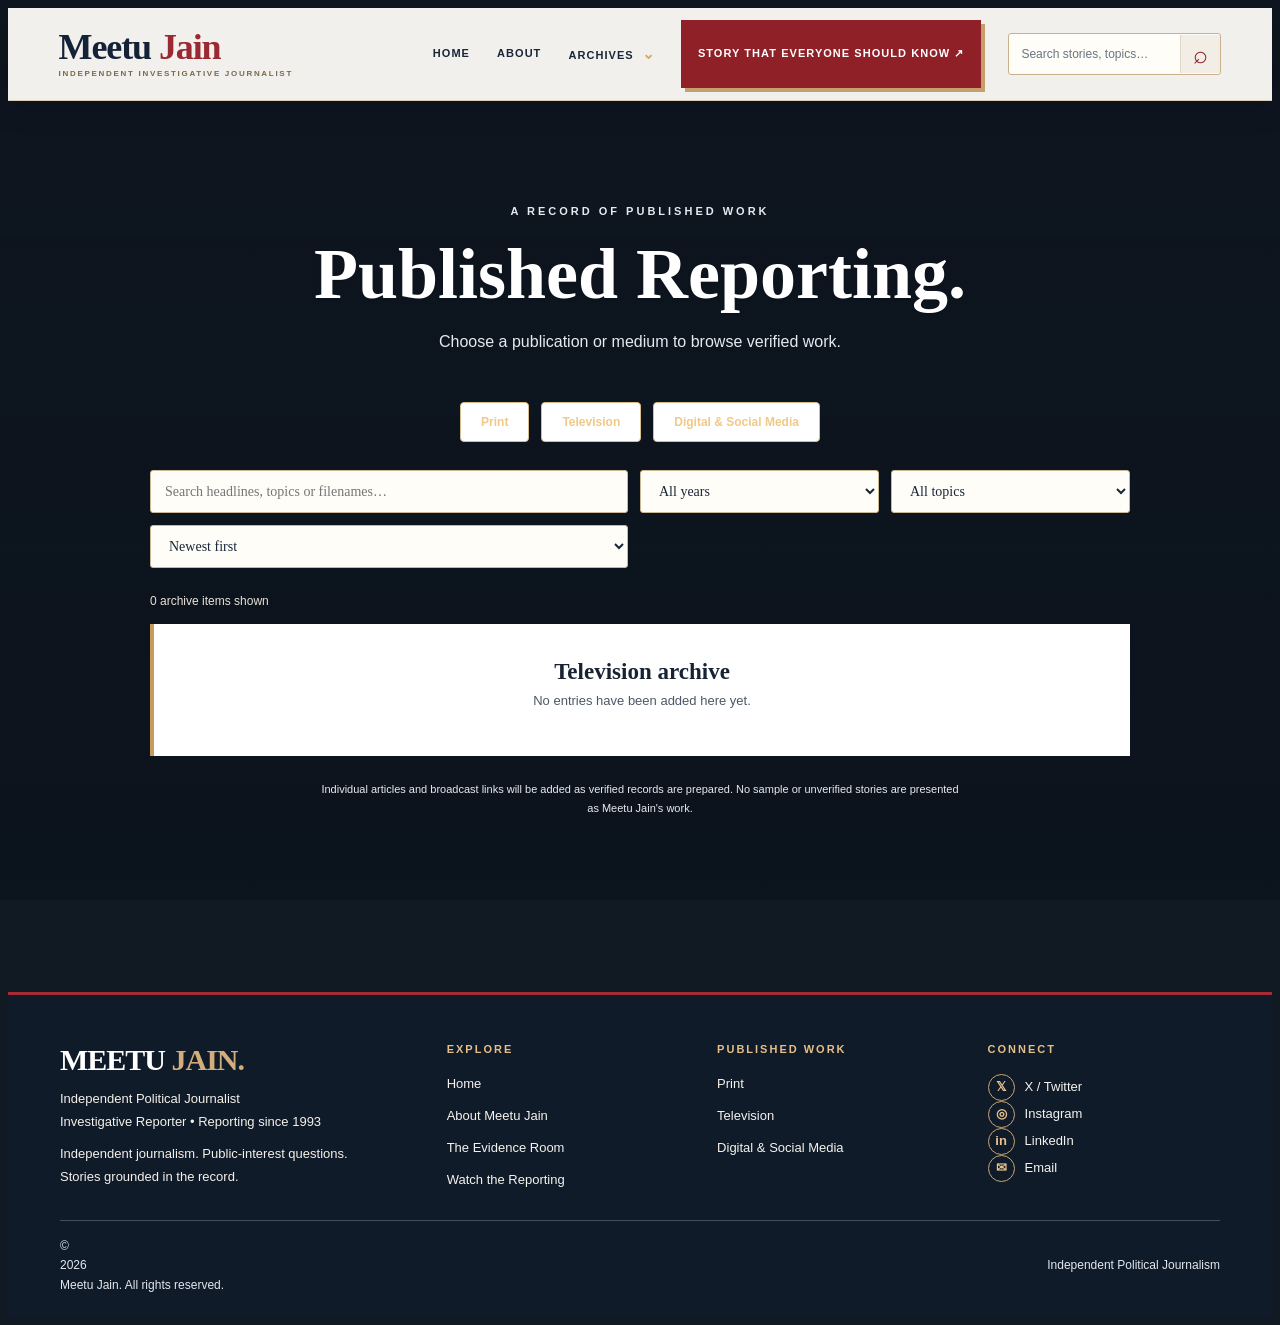
<file: archive.html>
<!DOCTYPE html>
<html lang="en">
<head>
<meta charset="UTF-8"><meta name="viewport" content="width=device-width, initial-scale=1">
<title>Published Work | Meetu Jain — Independent Political Journalist</title>
<link rel="stylesheet" href="meetu-jain-global.css"><link rel="stylesheet" href="solo-reporter.css">
<script src="meetu-jain-global.js" defer></script>
<meta name="author" content="Meetu Jain">
<meta name="robots" content="index,follow,max-image-preview:large">
<meta property="og:type" content="website">
<meta property="og:site_name" content="Meetu Jain">
<meta property="og:title" content="Published Work | Meetu Jain — Independent Political Journalist">
<meta property="og:description" content="Browse Meetu Jain's political reporting and published work across print and television archives.">
<meta property="og:image" content="https://res.cloudinary.com/tvnnb7i2/image/upload/v1795500590/Rashtrapati_Bhavan__Past_Meets_Present.png">
<meta name="twitter:card" content="summary_large_image">
<meta name="twitter:title" content="Published Work | Meetu Jain — Independent Political Journalist">
<meta name="twitter:description" content="Browse Meetu Jain's political reporting and published work across print and television archives.">
<link rel="canonical" href="https://YOUR-DOMAIN-HERE/archive.html">
<style>
.mj-publication-picker{margin:22px 0 28px;max-width:520px}
.mj-publication-picker label{display:block;margin-bottom:9px;font-weight:700;color:var(--ink,#151515)}
.mj-publication-picker select{width:100%;padding:13px 15px;border:1px solid rgba(21,21,21,.28);border-radius:4px;background:#fff;color:#151515;font:inherit;cursor:pointer}
.mj-publication-picker-note{font-size:.9rem;opacity:.75;margin:9px 0 0}
.mj-archive-tools{display:grid;grid-template-columns:minmax(220px,2fr) repeat(2,minmax(150px,1fr));gap:12px;margin:18px 0 26px}
.mj-archive-tools input,.mj-archive-tools select{width:100%;min-width:0;padding:12px 14px;border:1px solid #cbb894;border-radius:3px;background:#fffdf8;color:#172638;font:14px Georgia,serif}
.mj-archive-count{margin:0 0 16px;color:#e9e2d7;font:12px Inter,Arial,sans-serif}
.mj-publication-list.has-publications{display:grid;grid-template-columns:repeat(2,minmax(0,1fr));gap:22px}
.mj-publication-thumb{width:100%;height:300px;object-fit:contain;background:#f4efe6}
.mj-publication-card{background:#fffdf8;border:1px solid #d4c2a3;box-shadow:0 12px 30px #0002;min-width:0}
.mj-publication-card-body{padding:18px 20px;color:#172638}
.mj-publication-title{font:700 23px/1.2 Georgia,serif;margin:8px 0;color:#172638}
.mj-publication-description{font:13px/1.65 Georgia,serif;color:#4a5663}
.mj-publication-meta{font:700 10px Inter,Arial,sans-serif;letter-spacing:1.2px;text-transform:uppercase;color:#936b36}
.mj-publication-action{display:inline-block;margin:8px 12px 0 0;padding:9px 13px;background:#172638;color:#fff!important;text-decoration:none;font:700 11px Inter,Arial,sans-serif}
@media(max-width:700px){.mj-archive-tools{grid-template-columns:1fr}.mj-publication-list.has-publications{grid-template-columns:1fr}.mj-publication-thumb{height:230px}}
</style>
</head>
<body>
<header class="mj-header">
  <div class="mj-header-inner">
    <a class="mj-brand mj-brand-wordmark" href="index.html" aria-label="Meetu Jain home"><span class="mj-brand-name">Meetu <em>Jain</em></span><small>INDEPENDENT INVESTIGATIVE JOURNALIST</small></a>
    <button class="mj-menu-toggle" type="button" aria-label="Open navigation" aria-expanded="false">☰</button>
    <nav class="mj-nav" aria-label="Main navigation">
      <a href="index.html">Home</a>
      <a href="index.html#about">About</a>
      <div class="mj-dropdown">
        <button type="button" class="mj-dropdown-toggle" aria-expanded="false">Archives <span>⌄</span></button>
        <div class="mj-dropdown-menu">
          <div class="mj-submenu">
            <a href="archive.html?channel=print">Print <span>›</span></a>
            <div class="mj-submenu-menu">
              <a href="archive.html?channel=print&publication=times-of-india">Times of India</a>
              <a href="archive.html?channel=print&publication=indian-express">Indian Express</a>
              <a href="archive.html?channel=print&publication=pioneer">Pioneer</a>
              <a href="https://theprint.in/author/meetu-jain/" target="_blank" rel="noopener noreferrer">The Print</a>
              <a href="https://www.outlookindia.com/author/meetu-jain" target="_blank" rel="noopener noreferrer">Outlook</a>
              <a href="https://thewire.in/author/meetu-jain" target="_blank" rel="noopener noreferrer">The Wire</a>
            </div>
          </div>
          <div class="mj-submenu">
            <a href="archive.html?channel=television">Television (TV) <span>›</span></a>
            <div class="mj-submenu-menu">
              <a href="archive.html?channel=television&publication=news18">News18</a>
              <a href="archive.html?channel=television&publication=aaj-tak">Aaj Tak</a>
            </div>
          </div>
          <div class="mj-submenu">
            <a href="social.html">Digital <span>›</span></a>
            <div class="mj-submenu-menu">
              <a href="https://x.com/meetujain" target="_blank" rel="noopener noreferrer">Twitter / X</a>
              <a href="https://www.instagram.com/meetujainofficial/" target="_blank" rel="noopener noreferrer">Instagram</a>
              <a href="https://www.linkedin.com/in/meetu-jain-00b652240/" target="_blank" rel="noopener noreferrer">LinkedIn</a>
            </div>
          </div>
        </div>
      </div>
      <a class="mj-featured-link" href="index.html?openStories=1">Story That Everyone Should Know ↗</a>
      <div class="mj-site-search" role="search">
        <form class="mj-search-form" id="mj-site-search-form" autocomplete="off">
          <label class="mj-search-label" for="mj-site-search-input">Search this website</label>
          <input id="mj-site-search-input" name="q" type="search" placeholder="Search stories, topics…" aria-label="Search stories, topics and media" aria-controls="mj-site-search-results">
          <button type="submit" aria-label="Search"><span aria-hidden="true">⌕</span></button>
        </form>
        <div class="mj-search-results" id="mj-site-search-results" role="region" aria-label="Search results" hidden></div>
      </div>
    </nav>
  </div>
</header>
<main class="mj-social-page mj-published-page">
<section class="mj-social-hero"><p class="mj-social-eyebrow">A record of published work</p><h1 id="archive-heading">Published Reporting.</h1>
<p id="archive-description">Explore selected reporting by publication and medium. This archive is being organised with verified article and broadcast references.</p></section>
<section class="mj-published-panel"><div class="mj-published-filter" aria-label="Choose archive category">
<a href="archive.html?channel=print" data-channel="print">Print</a><a href="archive.html?channel=television" data-channel="television">Television</a><a href="social.html">Digital & Social Media</a></div>
<div class="mj-publication-picker" id="mj-print-publication-picker" hidden>
  <label for="mj-print-publication-select">Select newspaper publication</label>
  <select id="mj-print-publication-select">
    <option value="all">All Print Images</option>
    <option value="times-of-india">The Times of India (TOI)</option>
    <option value="indian-express">The Indian Express (IE)</option>
    <option value="pioneer">The Pioneer</option>
  </select>
  <p class="mj-publication-picker-note">Choose a publication to view its assigned archive images.</p>
  </div>
<div class="mj-publication-picker" id="mj-tv-publication-picker" hidden>
  <label for="mj-tv-publication-select">Select television publication / channel</label>
  <select id="mj-tv-publication-select">
    <option value="all">All Television Publications</option>
    <option value="news18">News18</option>
    <option value="aaj-tak">Aaj Tak</option>
  </select>
  <p class="mj-publication-picker-note">Choose a channel, then narrow the archive by year and topic.</p>
</div>
<div class="mj-archive-tools" id="mj-archive-tools">
  <input id="mj-archive-search" type="search" placeholder="Search headlines, topics or filenames…" aria-label="Search archive">
  <select id="mj-archive-year" aria-label="Filter by year"><option value="all">All years</option></select>
  <select id="mj-archive-topic" aria-label="Filter by topic" hidden><option value="all">All topics</option></select>
  <select id="mj-archive-sort" aria-label="Sort archive"><option value="newest">Newest first</option><option value="oldest">Oldest first</option><option value="az">Title A–Z</option></select>
</div>
<p class="mj-archive-count" id="mj-archive-count" aria-live="polite"></p>
<div class="mj-published-list" id="publication-list"></div>
<p class="mj-published-note">Individual articles and broadcast links will be added as verified records are prepared. No sample or unverified stories are presented as Meetu Jain's work.</p>
</section></main>
<footer class="mj-footer">
  <div class="container">
    <div class="mj-footer-grid">
      <div class="mj-footer-brand">
        <div class="footer-logo">MEETU <span>JAIN.</span></div>
        <p>Independent Political Journalist<br>Investigative Reporter • Reporting since 1993</p>
        <p class="mj-footer-note">Independent journalism. Public-interest questions. Stories grounded in the record.</p>
      </div>
      <div class="footer-column"><h4>Explore</h4>
        <a href="index.html">Home</a><a href="index.html#about">About Meetu Jain</a><a href="index.html#featured">The Evidence Room</a><a href="index.html#videos">Watch the Reporting</a>
      </div>
      <div class="footer-column"><h4>Published Work</h4>
        <a href="archive.html?channel=print">Print</a><a href="archive.html?channel=television">Television</a><a href="social.html">Digital & Social Media</a>
      </div>
      <div class="footer-column"><h4>Connect</h4>
        <div class="mj-footer-social">
          <a href="https://x.com/meetujain" target="_blank" rel="noopener noreferrer" aria-label="X / Twitter"><span>𝕏</span> X / Twitter</a>
          <a href="https://www.instagram.com/meetujainofficial/" target="_blank" rel="noopener noreferrer" aria-label="Instagram"><span>◎</span> Instagram</a>
          <a href="https://www.linkedin.com/in/meetu-jain-00b652240/" target="_blank" rel="noopener noreferrer" aria-label="LinkedIn"><span>in</span> LinkedIn</a>
          <a class="mj-email-link" href="mailto:meetujain@protonmail.com"><span>✉</span> Email</a>
        </div>
      </div>
    </div>
    <div class="footer-bottom"><span>© <span id="mj-current-year">2026</span> Meetu Jain. All rights reserved.</span><span>Independent Political Journalism</span></div>
  </div>
</footer>
<script src="site-config.js"></script><script src="featured-stories.js"></script><script src="solo-reporter.js"></script><script src="site-search.js"></script>
<script src="publication-data.js"></script>
<script src="publication-map.js"></script>
<script>
(async function(){
 "use strict";
 const q=new URLSearchParams(location.search);
 const channel=q.get("channel")||"all";
 const publication=q.get("publication")||(channel==="print"?"archive-images":"");
 const labels={
  "times-of-india":"The Times of India",
  "indian-express":"The Indian Express",
  "pioneer":"The Pioneer",
  "outlook":"Outlook",
  "the-wire":"The Wire",
  "news18":"News18",
  "aaj-tak":"Aaj Tak",
  "archive-images":"Print Archive — Newspaper Cuttings"
 };
 const heading=document.getElementById("archive-heading");
 const desc=document.getElementById("archive-description");
 const list=document.getElementById("publication-list");
 const data=window.MEETU_PUBLICATIONS||{print:{},television:{}};
 const isPrint=channel==="print";
 const group=isPrint?data.print:data.television;
 const printPicker=document.getElementById("mj-print-publication-picker");
 const printSelect=document.getElementById("mj-print-publication-select");
 const tvPicker=document.getElementById("mj-tv-publication-picker");
 const tvSelect=document.getElementById("mj-tv-publication-select");
 function normaliseFilename(value){return String(value||"").trim().split("/").pop().replace(/\.(jpg|jpeg|png|webp)$/i,"").toLowerCase();}
 const publicationMap=window.MJ_PUBLICATION_MAP||{};
 const printMetaMap=window.MJ_PRINT_META_MAP||{};
 const yearMap=window.MJ_YEAR_MAP||{};
 const allPrintRecords=Array.isArray(data.print&&data.print["archive-images"])?data.print["archive-images"]:[];
 const televisionKeys=Object.keys(data.television||{});
 const selectedTvPublication=publication||"all";
 const allTvRecords=televisionKeys.flatMap(key=>(Array.isArray(data.television[key])?data.television[key]:[]).map(item=>({...item,_tvPublication:key})));
 const baseRecords=isPrint
   ? (publication==="archive-images"?allPrintRecords:allPrintRecords.filter(item=>publicationMap[normaliseFilename(item.filename||item.publicId||item.imageUrl)]===publication))
   : (selectedTvPublication==="all"?allTvRecords:allTvRecords.filter(item=>item._tvPublication===selectedTvPublication));
 const searchInput=document.getElementById("mj-archive-search");
 const yearSelect=document.getElementById("mj-archive-year");
 const topicSelect=document.getElementById("mj-archive-topic");
 const sortSelect=document.getElementById("mj-archive-sort");
 const count=document.getElementById("mj-archive-count");
 function recordYear(item){
  const m=printMetaMap[normaliseFilename(item.filename||item.publicId)]||{};
  const raw=yearMap[normaliseFilename(item.filename||item.publicId)]||m.year||item.year||item.date||"";
  const match=String(raw).match(/(?:19|20)\d{2}/);
  return match?match[0]:"";
 }
 function recordTopics(item){
  const raw=[item.topic,item.topics,item.category,item.categories,item.keywords].flat().filter(Boolean).join(",");
  return raw.split(/[,;|]/).map(value=>String(value).trim()).filter(Boolean);
 }
 const yearValues=[...new Set(baseRecords.map(recordYear).filter(y=>/^(19|20)\d{2}$/.test(y)))].sort((a,b)=>b-a);
 yearValues.forEach(y=>{const o=document.createElement("option");o.value=y;o.textContent=y;yearSelect.appendChild(o);});
 const topicValues=[...new Set(baseRecords.flatMap(recordTopics))].sort((a,b)=>a.localeCompare(b));
 topicValues.forEach(topic=>{const o=document.createElement("option");o.value=topic;o.textContent=topic;topicSelect.appendChild(o);});
 const name=labels[publication]||(channel==="television"&&selectedTvPublication==="all"?"All Television Publications":"");
 if(printPicker) printPicker.hidden=!isPrint;
 if(tvPicker) tvPicker.hidden=isPrint||channel!=="television";
 if(topicSelect) topicSelect.hidden=isPrint;
 if(!isPrint && tvSelect){
  tvSelect.value=selectedTvPublication;
  tvSelect.addEventListener("change",function(){
   const url=new URL(location.href);
   url.searchParams.set("channel","television");
   if(this.value==="all")url.searchParams.delete("publication");
   else url.searchParams.set("publication",this.value);
   location.href=url.pathname+url.search;
  });
 }
 if(isPrint && printSelect){
   printSelect.value=publication==="archive-images"?"all":(publication||"all");
   printSelect.addEventListener("change",function(){
     const selected=this.value;
     const url=new URL(location.href);
     url.searchParams.set("channel","print");
     if(selected==="all")url.searchParams.delete("publication");
     else url.searchParams.set("publication",selected);
     location.href=url.pathname+url.search;
   });
 }
 heading.textContent=name||(isPrint?"Print Journalism.":channel==="television"?"Television Reporting.":"Published Reporting.");
 desc.textContent=name
  ? (isPrint?"Published articles and reporting from ":"Broadcast reports, interviews and programme appearances from ")+name+"."
  : (isPrint?"Browse newspaper cuttings and image records from the print archive.":channel==="television"?"Browse Meetu Jain's television reports and appearances.":"Choose a publication or medium to browse verified work.");
 document.querySelectorAll("[data-channel]").forEach(el=>{if(el.dataset.channel===channel)el.classList.add("active");});

 function make(tag,cls,text){
  const el=document.createElement(tag);
  if(cls)el.className=cls;
  if(text!==undefined)el.textContent=text;
  return el;
 }
 function safeImageUrl(path){
  if(!path)return "";
  const value=String(path).trim();
  return /^https:\/\/res\.cloudinary\.com\/tvnnb7i2\/image\/upload\//i.test(value)?value:"";
 }
 function safeLocalPath(path){
  if(!path)return "";
  const value=String(path).replace(/\\/g,"/");
  if(value.startsWith("/")||value.includes("..")||/^(https?:|javascript:|data:)/i.test(value))return "";
  return value;
 }
 function renderRecord(item,index){
  const card=make("article","mj-publication-card");
  {
   const imagePath=safeImageUrl(item.imageUrl)||safeLocalPath(item.thumbnail)||"https://res.cloudinary.com/tvnnb7i2/image/upload/v1795500590/Rashtrapati_Bhavan__Past_Meets_Present.png";
   const img=make("img","mj-publication-thumb");
   img.src=imagePath;img.alt=item.title||"Meetu Jain published reporting";img.loading="lazy";
   img.onerror=function(){this.onerror=null;this.src="https://res.cloudinary.com/tvnnb7i2/image/upload/v1795500590/Rashtrapati_Bhavan__Past_Meets_Present.png";};
   card.appendChild(img);
  }
  const body=make("div","mj-publication-card-body");
  const meta=[item.type||(isPrint?"PRINT ARTICLE":"TV REPORT"),item.date].filter(Boolean).join(" • ");
  body.appendChild(make("p","mj-publication-meta",meta));
  const metaInfo=printMetaMap[normaliseFilename(item.filename||item.publicId)]||{};
  const displayTitle=metaInfo.title||item.title||"Untitled report";
  body.appendChild(make("h2","mj-publication-title",displayTitle));
  if(item.description)body.appendChild(make("p","mj-publication-description",item.description));
  if(isPrint&&item.article){
   const details=make("details","mj-publication-article");
   details.appendChild(make("summary","","Read article"));
   const article=make("div","mj-publication-article-text");
   String(item.article).split(/\n\s*\n/).filter(Boolean).forEach(paragraph=>article.appendChild(make("p","",paragraph)));
   details.appendChild(article);body.appendChild(details);
  }
  const imageUrl=safeImageUrl(item.imageUrl);
  const file=safeLocalPath(isPrint?(item.pdf||item.file):(item.video||item.file));
  if(imageUrl){
   const view=make("a","mj-publication-action","View image");
   view.href=imageUrl;view.target="_blank";view.rel="noopener";body.appendChild(view);
   const download=make("a","mj-publication-action","Download image");
   download.href=imageUrl.replace("/image/upload/","/image/upload/fl_attachment/");
   download.target="_blank";download.rel="noopener";body.appendChild(download);
  } else if(file){
   const link=make("a","mj-publication-action",isPrint?"Open article / PDF":"Watch video report");
   link.href=file;link.target="_blank";link.rel="noopener";body.appendChild(link);
  }
  card.appendChild(body);
  return card;
 }
 function applyFilters(){
  const term=(searchInput.value||"").trim().toLowerCase();
  const chosenYear=yearSelect.value;
  let records=baseRecords.filter(item=>{
    const m=printMetaMap[normaliseFilename(item.filename||item.publicId)]||{};
    const title=m.title||item.title||"";
const year=recordYear(item);
    const topics=recordTopics(item);
    const hay=[title,item.filename,item.description,item.keywords,item.type,item.topic,item.topics,item.category,item._tvPublication].join(" ").toLowerCase();
    const chosenTopic=topicSelect?topicSelect.value:"all";
    return (!term||hay.includes(term))&&(chosenYear==="all"||year===chosenYear)&&(chosenTopic==="all"||topics.includes(chosenTopic));
  });
  const mode=sortSelect.value;
  records.sort((a,b)=>{
    const ma=printMetaMap[normaliseFilename(a.filename||a.publicId)]||{};
    const mb=printMetaMap[normaliseFilename(b.filename||b.publicId)]||{};
    if(mode==="az")return String(ma.title||a.title||a.filename).localeCompare(String(mb.title||b.title||b.filename));
    const ya=Number(ma.year||a.year||String(a.date||"").slice(0,4))||0;
    const yb=Number(mb.year||b.year||String(b.date||"").slice(0,4))||0;
    return mode==="oldest"?ya-yb:yb-ya;
  });
  list.replaceChildren();
  count.textContent=records.length+" archive item"+(records.length===1?"":"s")+" shown";
  if(records.length){list.classList.add("has-publications");records.forEach((item,index)=>list.appendChild(renderRecord(item,index)));}
  else{
    list.classList.remove("has-publications");
    const empty=make("div","mj-published-empty");
    empty.appendChild(make("strong","",name||(isPrint?"Print archive":"Television archive")));
    empty.appendChild(make("p","",term||chosenYear!=="all"?"No archive items match these filters.":"No entries have been added here yet."));
    list.appendChild(empty);
  }
 }
 [searchInput,yearSelect,topicSelect,sortSelect].filter(Boolean).forEach(el=>el.addEventListener("input",applyFilters));
 applyFilters();
})();
</script></body></html>
</file>
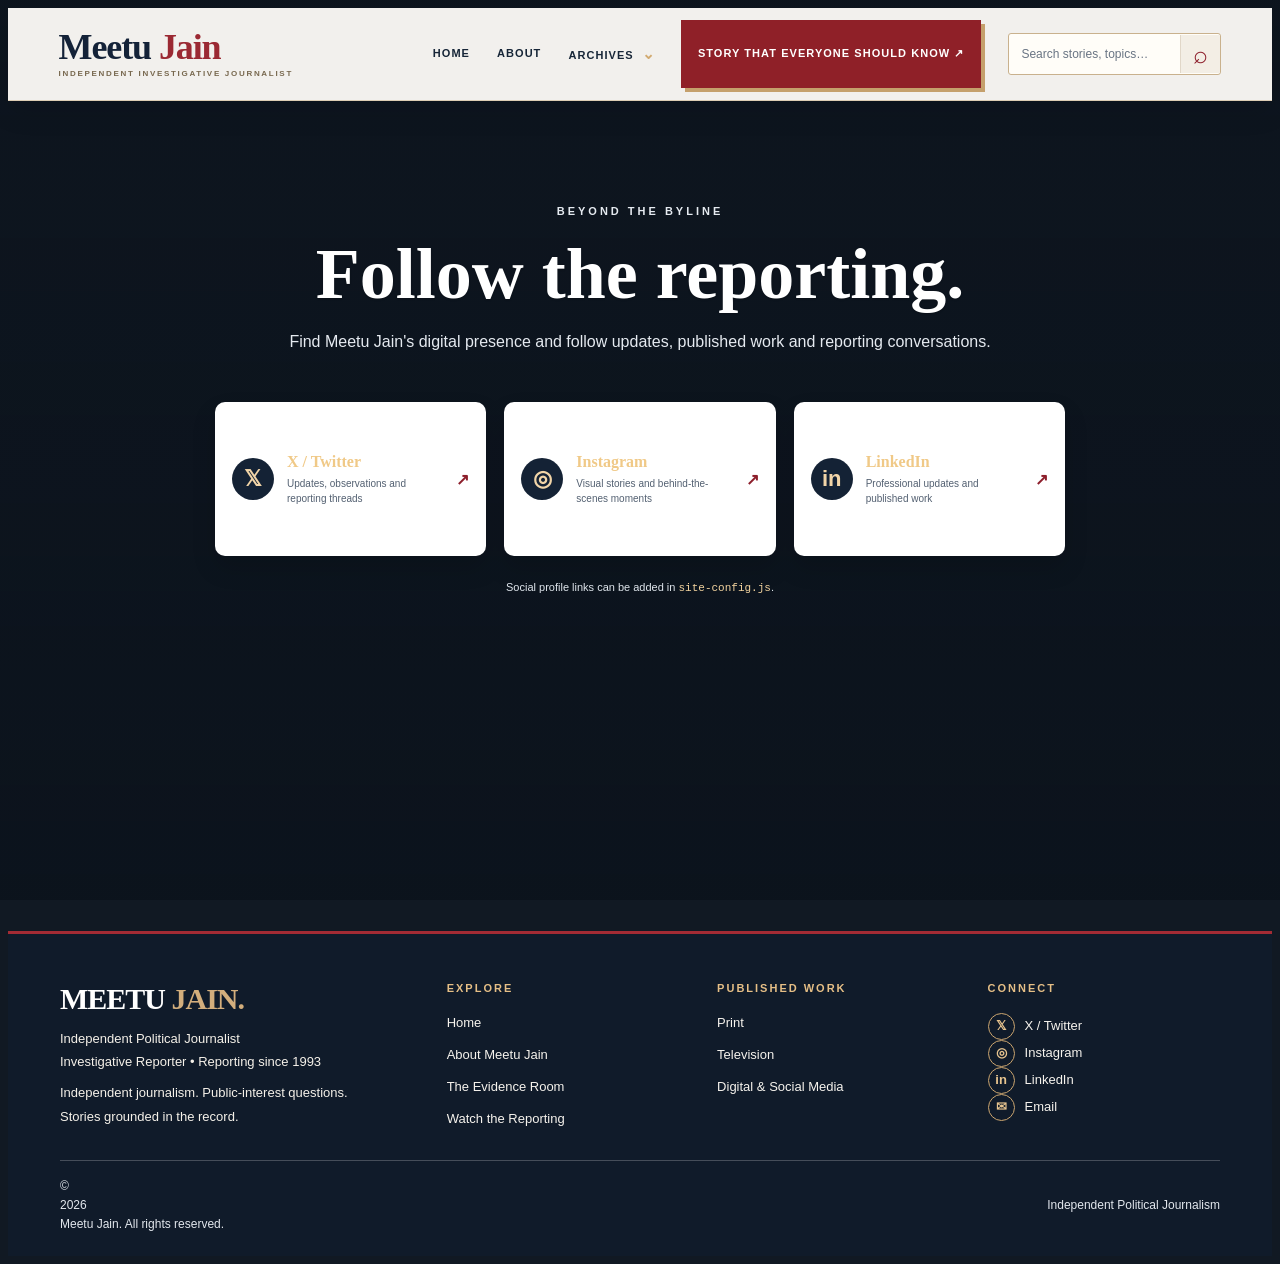
<file: social.html>
<!DOCTYPE html><html lang="en"><head><meta charset="UTF-8"><meta name="viewport" content="width=device-width, initial-scale=1">
<title>Digital & Social Media | Meetu Jain</title>
<link rel="stylesheet" href="meetu-jain-global.css"><link rel="stylesheet" href="solo-reporter.css"><script src="meetu-jain-global.js" defer></script>
<meta name="author" content="Meetu Jain">
<meta name="robots" content="index,follow,max-image-preview:large">
<meta property="og:type" content="website">
<meta property="og:site_name" content="Meetu Jain">
<meta property="og:title" content="Digital & Social Media | Meetu Jain">
<meta property="og:description" content="Follow Meetu Jain's independent political journalism, digital reporting and public-interest updates.">
<meta property="og:image" content="https://res.cloudinary.com/tvnnb7i2/image/upload/v1795500590/Rashtrapati_Bhavan__Past_Meets_Present.png">
<meta name="twitter:card" content="summary_large_image">
<meta name="twitter:title" content="Digital & Social Media | Meetu Jain">
<meta name="twitter:description" content="Follow Meetu Jain's independent political journalism, digital reporting and public-interest updates.">
<link rel="canonical" href="https://YOUR-DOMAIN-HERE/social.html">
</head>
<body><header class="mj-header">
  <div class="mj-header-inner">
    <a class="mj-brand mj-brand-wordmark" href="index.html" aria-label="Meetu Jain home"><span class="mj-brand-name">Meetu <em>Jain</em></span><small>INDEPENDENT INVESTIGATIVE JOURNALIST</small></a>
    <button class="mj-menu-toggle" type="button" aria-label="Open navigation" aria-expanded="false">☰</button>
    <nav class="mj-nav" aria-label="Main navigation">
      <a href="index.html">Home</a>
      <a href="index.html#about">About</a>
      <div class="mj-dropdown">
        <button type="button" class="mj-dropdown-toggle" aria-expanded="false">Archives <span>⌄</span></button>
        <div class="mj-dropdown-menu">
          <div class="mj-submenu">
            <a href="archive.html?channel=print">Print <span>›</span></a>
            <div class="mj-submenu-menu">
              <a href="archive.html?channel=print&publication=times-of-india">Times of India</a>
              <a href="archive.html?channel=print&publication=indian-express">Indian Express</a>
              <a href="archive.html?channel=print&publication=pioneer">Pioneer</a>
              <a href="https://theprint.in/author/meetu-jain/" target="_blank" rel="noopener noreferrer">The Print</a>
              <a href="https://www.outlookindia.com/author/meetu-jain" target="_blank" rel="noopener noreferrer">Outlook</a>
              <a href="https://thewire.in/author/meetu-jain" target="_blank" rel="noopener noreferrer">The Wire</a>
            </div>
          </div>
          <div class="mj-submenu">
            <a href="archive.html?channel=television">Television (TV) <span>›</span></a>
            <div class="mj-submenu-menu">
              <a href="archive.html?channel=television&publication=news18">News18</a>
              <a href="archive.html?channel=television&publication=aaj-tak">Aaj Tak</a>
            </div>
          </div>
          <div class="mj-submenu">
            <a href="social.html">Digital <span>›</span></a>
            <div class="mj-submenu-menu">
              <a href="https://x.com/meetujain" target="_blank" rel="noopener noreferrer">Twitter / X</a>
              <a href="https://www.instagram.com/meetujainofficial/" target="_blank" rel="noopener noreferrer">Instagram</a>
              <a href="https://www.linkedin.com/in/meetu-jain-00b652240/" target="_blank" rel="noopener noreferrer">LinkedIn</a>
            </div>
          </div>
        </div>
      </div>
      <a class="mj-featured-link" href="index.html?openStories=1">Story That Everyone Should Know ↗</a>
      <div class="mj-site-search" role="search">
        <form class="mj-search-form" id="mj-site-search-form" autocomplete="off">
          <label class="mj-search-label" for="mj-site-search-input">Search this website</label>
          <input id="mj-site-search-input" name="q" type="search" placeholder="Search stories, topics…" aria-label="Search stories, topics and media" aria-controls="mj-site-search-results">
          <button type="submit" aria-label="Search"><span aria-hidden="true">⌕</span></button>
        </form>
        <div class="mj-search-results" id="mj-site-search-results" role="region" aria-label="Search results" hidden></div>
      </div>
    </nav>
  </div>
</header>
<main class="mj-social-page"><section class="mj-social-hero"><p class="mj-social-eyebrow">Beyond the byline</p><h1>Follow the reporting.</h1><p>Find Meetu Jain's digital presence and follow updates, published work and reporting conversations.</p></section>
<section class="mj-social-cards">
<a class="mj-social-card" id="twitter" data-social="twitter" href="#" target="_blank" rel="noopener noreferrer"><span class="mj-social-icon">𝕏</span><span><strong>X / Twitter</strong><small>Updates, observations and reporting threads</small></span><b>↗</b></a>
<a class="mj-social-card" id="instagram" data-social="instagram" href="#" target="_blank" rel="noopener noreferrer"><span class="mj-social-icon">◎</span><span><strong>Instagram</strong><small>Visual stories and behind-the-scenes moments</small></span><b>↗</b></a>
<a class="mj-social-card" id="linkedin" data-social="linkedin" href="#" target="_blank" rel="noopener noreferrer"><span class="mj-social-icon">in</span><span><strong>LinkedIn</strong><small>Professional updates and published work</small></span><b>↗</b></a>
</section><p class="mj-social-note">Social profile links can be added in <code>site-config.js</code>.</p></main>
<footer class="mj-footer">
  <div class="container">
    <div class="mj-footer-grid">
      <div class="mj-footer-brand">
        <div class="footer-logo">MEETU <span>JAIN.</span></div>
        <p>Independent Political Journalist<br>Investigative Reporter • Reporting since 1993</p>
        <p class="mj-footer-note">Independent journalism. Public-interest questions. Stories grounded in the record.</p>
      </div>
      <div class="footer-column"><h4>Explore</h4>
        <a href="index.html">Home</a><a href="index.html#about">About Meetu Jain</a><a href="index.html#featured">The Evidence Room</a><a href="index.html#videos">Watch the Reporting</a>
      </div>
      <div class="footer-column"><h4>Published Work</h4>
        <a href="archive.html?channel=print">Print</a><a href="archive.html?channel=television">Television</a><a href="social.html">Digital & Social Media</a>
      </div>
      <div class="footer-column"><h4>Connect</h4>
        <div class="mj-footer-social">
          <a href="https://x.com/meetujain" target="_blank" rel="noopener noreferrer" aria-label="X / Twitter"><span>𝕏</span> X / Twitter</a>
          <a href="https://www.instagram.com/meetujainofficial/" target="_blank" rel="noopener noreferrer" aria-label="Instagram"><span>◎</span> Instagram</a>
          <a href="https://www.linkedin.com/in/meetu-jain-00b652240/" target="_blank" rel="noopener noreferrer" aria-label="LinkedIn"><span>in</span> LinkedIn</a>
          <a class="mj-email-link" href="mailto:meetujain@protonmail.com"><span>✉</span> Email</a>
        </div>
      </div>
    </div>
    <div class="footer-bottom"><span>© <span id="mj-current-year">2026</span> Meetu Jain. All rights reserved.</span><span>Independent Political Journalism</span></div>
  </div>
</footer>
<script src="site-config.js"></script><script src="featured-stories.js"></script><script src="solo-reporter.js"></script><script src="publication-data.js"></script><script src="site-search.js"></script></body></html>
</file>
<file: meetu-jain-global.css>
/* Meetu Jain global visual system */
:root { --mj-ink:#101b2b; --mj-gold:#b58b4b; --mj-cream:#f5f0e7; }
html { scroll-behavior:smooth; }
body {
  background: linear-gradient(135deg,rgba(7,16,29,.66),rgba(10,19,31,.46) 48%,rgba(7,14,24,.68)), url("https://res.cloudinary.com/tvnnb7i2/image/upload/v1795500590/Rashtrapati_Bhavan__Past_Meets_Present.png") center center / cover fixed no-repeat !important;
  background-attachment:fixed !important;
}
.mj-header { position:sticky; top:0; z-index:5000; background:rgba(250,248,244,.94)!important; backdrop-filter:blur(16px); border-bottom:1px solid rgba(181,139,75,.35); box-shadow:0 8px 28px rgba(0,0,0,.12); }
.mj-header-inner { width:min(1320px,92%); min-height:92px; margin:auto; display:flex; align-items:center; justify-content:space-between; gap:24px; }
.mj-brand { display:flex; align-items:center; flex:0 0 auto; }
.mj-brand img { display:block; width:clamp(230px,25vw,340px); height:auto; }
.mj-nav { display:flex; align-items:center; justify-content:flex-end; gap:clamp(14px,2vw,30px); }
.mj-nav > a,.mj-dropdown-toggle { color:#152238; font:700 12px/1.2 Inter,Arial,sans-serif; letter-spacing:1px; text-transform:uppercase; text-decoration:none; padding:15px 0; background:none; border:0; cursor:pointer; white-space:nowrap; }
.mj-nav > a:hover,.mj-dropdown-toggle:hover { color:#a77a38; }
.mj-dropdown,.mj-submenu { position:relative; }
.mj-dropdown-toggle span { color:#a77a38; margin-left:4px; }
.mj-dropdown-menu,.mj-submenu-menu { display:none; position:absolute; min-width:220px; background:rgba(255,253,249,.98); border:1px solid rgba(181,139,75,.3); box-shadow:0 16px 35px rgba(0,0,0,.18); padding:8px; border-radius:8px; }
.mj-dropdown-menu { top:100%; left:-16px; }
.mj-submenu-menu { left:100%; top:-8px; margin-left:2px; }
.mj-dropdown:hover > .mj-dropdown-menu,.mj-dropdown:focus-within > .mj-dropdown-menu,
.mj-submenu:hover > .mj-submenu-menu,.mj-submenu:focus-within > .mj-submenu-menu,
.mj-dropdown.is-open > .mj-dropdown-menu,.mj-submenu.is-open > .mj-submenu-menu { display:block; }
.mj-dropdown-menu a,.mj-submenu-menu a { display:flex; justify-content:space-between; gap:16px; padding:11px 13px; border-radius:5px; color:#1b293c; font:600 13px Inter,Arial,sans-serif; text-decoration:none; white-space:nowrap; }
.mj-dropdown-menu a:hover,.mj-submenu-menu a:hover { background:#f0e8da; color:#8d632d; }
.mj-featured-link { background:#a77a38; color:#fff!important; padding:13px 17px!important; border-radius:3px; letter-spacing:.65px!important; }
.mj-featured-link:hover { background:#17263a; color:#fff!important; }
.mj-menu-toggle { display:none; border:1px solid #d5c5a9; background:#fff; color:#152238; padding:9px 12px; border-radius:4px; font-size:20px; }
.mj-submenu > a { display:flex; justify-content:space-between; }
@media(max-width:900px) {
 .mj-header-inner { min-height:78px; flex-wrap:wrap; padding:8px 0; }
 .mj-brand img { width:min(250px,65vw); }
 .mj-menu-toggle { display:block; }
 .mj-nav { display:none; width:100%; flex-direction:column; align-items:stretch; gap:0; padding:5px 0 14px; }
 .mj-nav.is-open { display:flex; }
 .mj-nav > a,.mj-dropdown-toggle { display:block; width:100%; text-align:left; padding:13px 10px; }
 .mj-dropdown-menu,.mj-submenu-menu { position:static; box-shadow:none; border:0; border-left:2px solid #c5a16a; border-radius:0; margin:0 0 0 14px; padding:3px 8px; }
 .mj-submenu-menu { margin-left:18px; }
 .mj-featured-link { margin-top:8px; text-align:center!important; }
}
/* Let the fixed photographic canvas show through the entire public site. */
body > main, main, .hero, .stats, .section, .archive-section, .archive-hero,
.archive-stats,.archive-main,.journalist-hero,.intro-section,.directory-section,
.exhibition-hero,.collection-stats,.exhibition-intro,.research-hero,
.research-stats,.research-intro,.it-highlights,.it-highlights-inner {
 background-color:transparent!important;
}
.top-bar,.topbar { background:rgba(10,18,29,.78)!important; color:#f8f4ed!important; }
.hero { padding-top:70px!important; padding-bottom:55px!important; }
.hero-content { background:rgba(12,23,38,.64); border:1px solid rgba(255,255,255,.18); border-radius:14px; padding:clamp(28px,5vw,60px); color:#fff; backdrop-filter:blur(7px); }
.hero h2,.hero .hero-description { color:#fff!important; }
.hero .hero-description { opacity:.9; }
.it-highlights { padding:28px 0 48px!important; }
.it-highlights-inner { width:min(1200px,90%)!important; margin:auto; }
.it-highlights-kicker { color:#f3d9a8!important; letter-spacing:3px!important; }
.it-carousel { min-height:310px!important; background:linear-gradient(110deg,rgba(9,20,34,.94),rgba(15,35,55,.74)),url("https://res.cloudinary.com/tvnnb7i2/image/upload/v1795500590/Rashtrapati_Bhavan__Past_Meets_Present.png") center/cover!important; border:1px solid rgba(222,190,137,.55); border-radius:12px; overflow:hidden; }
.it-slide { padding:clamp(28px,5vw,62px)!important; color:#fff!important; }
.it-slide h2 { color:#fff!important; font-size:clamp(30px,4.5vw,54px)!important; font-weight:800!important; max-width:850px; }
.it-slide p { color:rgba(255,255,255,.84)!important; max-width:700px; }
.it-slide-tag { color:#e2bd80!important; letter-spacing:2px!important; }
.it-slide-link { color:#f1d6a5!important; }
.it-slide-mark { color:rgba(255,255,255,.13)!important; font-size:clamp(70px,12vw,140px)!important; }
.it-dot { border-color:#d7b36a!important; }
.it-dot.is-active { background:#d7b36a!important; }
.it-carousel-arrows button { color:#fff!important; border-color:rgba(255,255,255,.5)!important; }
.stats,.section,.archive-main,.archive-stats,.intro-section,.directory-section,
.collection-stats,.exhibition-intro,.research-stats,.research-intro {
 color:#fff;
}
.stats-grid,.story-card,.archive-card,.journalist-card,.exhibition-card,.document-card,
.search-panel,.section-heading,.about-content {
 background:rgba(248,246,241,.91)!important; color:#172235!important;
 border:1px solid rgba(255,255,255,.25); border-radius:8px; backdrop-filter:blur(8px);
}
.story-content h3,.story-content p,.story-content small { color:#172235!important; }
.section h2,.section-heading h2,.archive-main h2,.intro-section h2,.directory-section h2,
.exhibition-intro h2,.research-intro h2 { color:#fff!important; }
.section-label,.eyebrow { color:#e3bd82!important; }
@media(prefers-reduced-motion:no-preference) {
 .it-slide.is-active .it-slide-copy { animation:mjTextIn .7s ease both; }
 @keyframes mjTextIn { from { opacity:0; transform:translateY(18px); } to {opacity:1;transform:translateY(0);} }
}

main > section { background-color:transparent!important; }
footer { background:rgba(8,17,29,.86)!important; color:#f6f0e5!important; }
footer a, footer p, footer h2, footer h3 { color:inherit; }

.mj-archive-context { width:min(1200px,90%); margin:24px auto 0; padding:14px 18px; color:#fff; background:rgba(13,27,44,.86); border-left:3px solid #d7b36a; font:700 12px Inter,Arial,sans-serif; letter-spacing:1.5px; text-transform:uppercase; }

/* ===== Investigative journalist editorial direction ===== */
:root{--mj-ink:#111820;--mj-gold:#b68a52;--mj-paper:#f4f0e8;--mj-red:#8f2028}
body{background-image:linear-gradient(180deg,rgba(7,13,20,.72),rgba(7,13,20,.52) 45%,rgba(7,13,20,.78)),url('https://res.cloudinary.com/tvnnb7i2/image/upload/v1795500590/Rashtrapati_Bhavan__Past_Meets_Present.png')!important;background-position:center top!important;background-size:cover!important;background-attachment:fixed!important}
.top-bar,.topbar{background:#101820!important;border-bottom:1px solid rgba(182,138,82,.55)!important;letter-spacing:1.15px!important}
.mj-header{background:rgba(247,244,237,.97)!important;border-bottom:3px solid #9a2730!important}
.mj-header-inner{min-height:88px!important}
.mj-brand img{width:clamp(225px,24vw,310px)!important}
.mj-nav>.mj-featured-link{background:#8f2028!important;border-radius:0!important;box-shadow:4px 4px 0 #c5a06c}
.mj-nav>.mj-featured-link:hover{background:#111820!important}
.hero{padding:64px 0 42px!important;border:0!important}
.hero-content{position:relative;min-height:400px;grid-template-columns:1.2fr .8fr!important;gap:34px!important;align-items:stretch!important;background:linear-gradient(105deg,rgba(8,17,27,.96),rgba(13,29,43,.84) 62%,rgba(13,29,43,.56))!important;border:1px solid rgba(211,178,126,.45)!important;border-radius:2px!important;box-shadow:0 25px 65px rgba(0,0,0,.32)!important;padding:clamp(30px,5vw,66px)!important;overflow:hidden}
.hero-content:before{content:'MJ';position:absolute;right:35%;bottom:-85px;font:800 clamp(150px,25vw,300px)/1 Georgia,serif;color:rgba(255,255,255,.035);pointer-events:none}
.hero .eyebrow,.hero .section-label{color:#d5ad76!important;letter-spacing:3.5px!important}
.hero h2{font-size:clamp(42px,5.2vw,72px)!important;line-height:1.04!important;letter-spacing:-1.5px!important;max-width:760px}
.hero h2 span{color:#d7b17c!important}
.hero .hero-description{max-width:620px!important;font-size:15px!important;line-height:1.9!important;color:rgba(255,255,255,.82)!important}
.hero .btn-primary{background:#982a32!important;border:1px solid #c08e68!important}
.hero .btn-outline{border:1px solid rgba(255,255,255,.55)!important;color:#fff!important}
.hero-image{min-height:270px!important;background:linear-gradient(0deg,rgba(6,13,21,.65),transparent 55%),url('https://res.cloudinary.com/tvnnb7i2/image/upload/v1795500590/Rashtrapati_Bhavan__Past_Meets_Present.png') center/cover!important;border:1px solid rgba(255,255,255,.22)!important;position:relative!important}
.hero-image:after{content:'POLITICS  /  POWER  /  ACCOUNTABILITY';position:absolute;left:18px;bottom:18px;color:#fff;font:700 10px Inter,sans-serif;letter-spacing:2px}
.image-caption{display:none!important}
.it-highlights{padding:20px 0 55px!important}
.it-highlights-kicker{font-size:10px!important;font-weight:800!important;letter-spacing:3px!important;text-transform:uppercase!important;color:#e0bd8b!important;margin:0 0 13px 4px!important}
.it-carousel{min-height:340px!important;border-radius:2px!important;border:1px solid rgba(211,178,126,.5)!important;background:linear-gradient(100deg,rgba(8,16,25,.97),rgba(13,28,42,.82)),url('https://res.cloudinary.com/tvnnb7i2/image/upload/v1795500590/Rashtrapati_Bhavan__Past_Meets_Present.png') center/cover!important;box-shadow:0 18px 45px rgba(0,0,0,.24)!important}
.it-slide{min-height:340px!important;align-items:center!important}
.it-slide h2{font-family:Georgia,serif!important;font-size:clamp(34px,4.8vw,58px)!important;line-height:1.08!important;max-width:900px!important;letter-spacing:-.7px!important}
.it-slide-tag{color:#d7b17c!important;font-size:10px!important;letter-spacing:3px!important;text-transform:uppercase!important}
.it-slide p{font-size:14px!important;line-height:1.8!important}
.it-slide-link{color:#e5c18c!important;border-bottom:1px solid rgba(229,193,140,.6)!important;padding-bottom:5px!important}
.stats-grid{background:rgba(246,242,233,.95)!important;border-top:3px solid #a22a32!important;border-radius:0!important}
.stat-item h3{color:#8f2028!important}
.section{padding:76px 0!important}
.section-heading h2,.about-content h2{font-family:Georgia,serif!important;letter-spacing:-.6px!important}
.section-heading p{line-height:1.8!important}
.story-grid{gap:18px!important}
.story-card,.archive-card,.journalist-card,.exhibition-card,.document-card{border-radius:2px!important;box-shadow:0 12px 35px rgba(0,0,0,.14)!important;overflow:hidden!important}
.story-card{border-top:3px solid #a32b34!important}
.story-image{height:230px!important;filter:saturate(.78)!important}
.story-content{padding:25px!important}
.story-content h3{font-size:23px!important;line-height:1.2!important}
.story-content small{color:#922a32!important;letter-spacing:1.7px!important}
.archive-year{border-radius:0!important;border:1px solid rgba(198,165,119,.5)!important;background:rgba(14,26,39,.83)!important}
.archive-year:hover{background:#8f2028!important}
.about-content{border-left:4px solid #a32b34!important;border-radius:0!important;padding:clamp(28px,5vw,55px)!important}
footer{border-top:3px solid #a32b34!important}
.footer-logo{font-family:Georgia,serif!important;font-size:30px!important;letter-spacing:-1px!important}
.footer-logo span{color:#d3ae7c!important}
@media(max-width:900px){.hero-content{grid-template-columns:1fr!important}.hero-image{min-height:210px!important}.hero{padding:34px 0 25px!important}.it-carousel,.it-slide{min-height:390px!important}.mj-header-inner{min-height:76px!important}}
@media(max-width:600px){.hero-content{padding:27px 22px!important}.hero h2{font-size:40px!important}.it-slide{padding:28px 22px!important}.it-slide h2{font-size:34px!important}.stats-grid{grid-template-columns:repeat(2,1fr)!important}.section{padding:55px 0!important}}


/* ===== User-supplied Raisina Hill background across every public page ===== */
html { min-height:100%; }
body { background-color:#101820!important; background-image:linear-gradient(180deg,rgba(8,15,24,.48),rgba(8,15,24,.56) 48%,rgba(8,15,24,.68)),url("https://res.cloudinary.com/tvnnb7i2/image/upload/v1795500590/Rashtrapati_Bhavan__Past_Meets_Present.png")!important; background-position:center center!important; background-size:cover!important; background-repeat:no-repeat!important; background-attachment:fixed!important; }
@media(max-width:760px) { body { background-attachment:scroll!important; background-position:center center!important; } }
main,main>section,.section,.archive-main,.archive-stats,.intro-section,.directory-section,.exhibition-intro,.research-intro,.research-stats { background-color:transparent!important; }
.stats-grid,.story-card,.archive-card,.journalist-card,.exhibition-card,.document-card,.search-panel,.section-heading,.about-content { background:rgba(250,247,240,.93)!important; }
/* ===== Expanded Meetu Jain biography and portrait placeholder ===== */
.mj-about-feature { padding:clamp(58px,8vw,105px) 0!important; }
.mj-about-layout { display:grid!important; grid-template-columns:minmax(260px,.82fr) minmax(0,1.18fr)!important; gap:clamp(28px,5vw,72px)!important; align-items:center!important; padding:clamp(22px,4vw,48px)!important; background:rgba(10,20,31,.88)!important; border:1px solid rgba(215,179,122,.55)!important; box-shadow:0 24px 65px rgba(0,0,0,.3)!important; color:#f7f1e7!important; }
.mj-about-portrait { min-height:480px; position:relative; display:flex; align-items:center; justify-content:center; overflow:hidden; border:1px solid rgba(225,195,148,.65); background:linear-gradient(145deg,rgba(214,184,139,.16),rgba(7,15,24,.8)),repeating-linear-gradient(135deg,rgba(255,255,255,.035) 0 1px,transparent 1px 12px); }
.mj-portrait-placeholder { display:flex; flex-direction:column; align-items:center; gap:12px; text-align:center; padding:28px; color:#f7ead5; }
.mj-portrait-monogram { font:500 clamp(90px,13vw,150px)/1 Georgia,serif; color:rgba(226,194,145,.78); border-bottom:1px solid #c9a36e; padding:0 20px 15px; }
.mj-portrait-placeholder strong { font:700 14px Inter,Arial,sans-serif; letter-spacing:4px; }
.mj-portrait-placeholder small { font:600 10px Inter,Arial,sans-serif; letter-spacing:3px; color:#d8b984; }
.mj-portrait-instruction { margin-top:20px; max-width:250px; font:12px/1.6 Inter,Arial,sans-serif; color:rgba(255,255,255,.68); }
.mj-portrait-instruction code { color:#f0d3a5; }
.mj-portrait-caption { position:absolute; bottom:0; left:0; right:0; padding:13px 16px; text-align:center; color:#f4dfbf; background:rgba(5,12,20,.78); font:700 9px Inter,Arial,sans-serif; letter-spacing:2px; }
.mj-about-copy { padding:clamp(8px,2vw,24px) 0; }
.mj-about-copy .section-label { color:#e3bd82!important; font:700 10px Inter,Arial,sans-serif; letter-spacing:3px; text-transform:uppercase; }
.mj-about-kicker { margin:18px 0 12px!important; color:#d7b17c!important; font:700 11px Inter,Arial,sans-serif!important; letter-spacing:3px; }
.mj-about-copy h2 { margin:0 0 22px!important; color:#fff!important; font:600 clamp(34px,4.1vw,55px)/1.08 Georgia,serif!important; letter-spacing:-.7px; }
.mj-about-copy p { margin:0 0 17px; color:rgba(255,255,255,.83)!important; font:15px/1.9 Inter,Arial,sans-serif; }
.mj-about-copy .mj-about-lead { color:#fff!important; font:500 clamp(16px,1.6vw,19px)/1.75 Georgia,serif; }
.mj-about-signoff { display:flex; align-items:center; gap:13px; margin-top:28px; color:#e5c18c; font:700 10px Inter,Arial,sans-serif; letter-spacing:2px; text-transform:uppercase; }
.mj-about-rule { display:block; width:44px; height:2px; background:#b68a52; }
@media(max-width:760px) { .mj-about-layout { grid-template-columns:1fr!important; } .mj-about-portrait { min-height:370px; } .mj-about-copy h2 { font-size:36px!important; } }


/* ===== FIX: make the supplied Raisina image visibly appear behind page content ===== */
html { background:#111923!important; }
body {
  position:relative!important;
  isolation:isolate;
  background:transparent!important;
  color:#f6f1e8;
}
body::before {
  content:"";
  position:fixed;
  inset:0;
  z-index:-1;
  pointer-events:none;
  background:
    linear-gradient(180deg,rgba(8,15,24,.35),rgba(8,15,24,.48) 55%,rgba(8,15,24,.62)),
    url("https://res.cloudinary.com/tvnnb7i2/image/upload/v1795500590/Rashtrapati_Bhavan__Past_Meets_Present.png") center center / cover no-repeat;
}
main, main > section, main .hero, main .about, main .exhibitions,
main .archive-section, main .research, main .journalists,
main .container, main .section-inner {
  background-color:transparent!important;
}
/* Keep editorial panels readable, but translucent so the image remains visible. */
main .hero-content, main .hero-text, main .hero-copy,
main .story-card, main .archive-card, main .exhibition-card,
main .research-card, main .journalist-card, main .mj-about-layout {
  background-color:rgba(12,22,34,.84)!important;
}
header, .mj-header { background:rgba(250,248,244,.94)!important; }
footer { background:rgba(10,17,27,.94)!important; }
@media(max-width:760px) {
  body::before { background-attachment:scroll; background-position:center center; }
}


/* ===== GLOBAL TYPOGRAPHY / CONTRAST PASS ===== */
/* Default text over the photographic/dark page background */
body, main, main p, main li, main small, main label {
  color:#f7f3ec;
}
main h1, main h2, main h3, main h4, main h5, main h6 {
  color:#fffaf2;
  text-shadow:0 1px 2px rgba(0,0,0,.22);
}
main a:not(.button):not(.btn) {
  color:#f0c987;
  text-decoration-thickness:1px;
  text-underline-offset:3px;
}
main a:not(.button):not(.btn):hover { color:#fff0d2; }

/* Light editorial panels: use deep ink text for clear contrast */
main .story-card, main .archive-card, main .journalist-card,
main .exhibition-card, main .document-card, main .search-panel,
main .section-heading, main .about-content, main .stats-grid,
main .archive-stats, main .research-stats,
main .story-card p, main .archive-card p, main .journalist-card p,
main .exhibition-card p, main .document-card p,
main .story-card li, main .archive-card li {
  color:#202833!important;
}
main .story-card h1, main .story-card h2, main .story-card h3,
main .archive-card h1, main .archive-card h2, main .archive-card h3,
main .journalist-card h1, main .journalist-card h2, main .journalist-card h3,
main .exhibition-card h1, main .exhibition-card h2, main .exhibition-card h3,
main .document-card h1, main .document-card h2, main .document-card h3,
main .section-heading h1, main .section-heading h2, main .section-heading h3,
main .about-content h1, main .about-content h2, main .about-content h3 {
  color:#111b28!important;
  text-shadow:none!important;
}
main .story-card a, main .archive-card a, main .journalist-card a,
main .exhibition-card a, main .document-card a {
  color:#8e202b!important;
}
main .story-card a:hover, main .archive-card a:hover,
main .journalist-card a:hover, main .exhibition-card a:hover,
main .document-card a:hover { color:#5f111b!important; }

/* Keep the About feature intentionally dark with warm, readable typography */
.mj-about-copy, .mj-about-copy p { color:#f7f3ec!important; }
.mj-about-copy h2 { color:#fffaf2!important; }
.mj-about-copy .mj-about-lead { color:#fff!important; }

/* Header, dropdowns and footer */
header, header a, .mj-header, .mj-header a,
nav, nav a { color:#172231!important; }
header a:hover, nav a:hover { color:#8e202b!important; }
header .dropdown-menu, nav .dropdown-menu,
header .submenu, nav .submenu {
  background:#fffdf8!important;
  color:#172231!important;
  border:1px solid rgba(23,34,49,.14);
  box-shadow:0 12px 28px rgba(0,0,0,.18);
}
header .dropdown-menu a, nav .dropdown-menu a,
header .submenu a, nav .submenu a { color:#172231!important; }
footer, footer p, footer li, footer h1, footer h2, footer h3,
footer a { color:#f7f3ec!important; }
footer a:hover { color:#f0c987!important; }

/* Improve small labels and metadata on dark surfaces */
.section-label, .eyebrow, .kicker, .meta, .story-meta,
.archive-meta, .date, .category-label {
  color:#f0c987!important;
}

/* Highlights carousel: image-led editorial slides (not separate news cards) */
.it-carousel{
  background:
    linear-gradient(110deg,rgba(7,16,27,.96),rgba(9,22,36,.86))!important;
  min-height:clamp(390px,38vw,500px)!important;
}
.it-carousel .it-slide{
  display:grid!important;
  grid-template-columns:minmax(0,1.15fr) minmax(280px,.85fr)!important;
  grid-template-areas:"copy image"!important;
  align-items:center!important;
  gap:clamp(24px,4vw,58px)!important;
  min-height:clamp(390px,38vw,500px)!important;
  padding:clamp(26px,4vw,58px)!important;
}
.it-carousel .it-slide-copy{grid-area:copy;position:relative;z-index:2;max-width:760px}
.it-carousel .it-slide-image{
  grid-area:image;position:relative;align-self:stretch;min-height:270px;
  overflow:hidden;border:1px solid rgba(220,184,126,.7);
  box-shadow:0 18px 42px rgba(0,0,0,.3);background:#182638;
}
.it-carousel .it-slide-image::after{
  content:"";position:absolute;inset:0;
  background:linear-gradient(180deg,transparent 58%,rgba(5,13,22,.72));
  pointer-events:none;
}
.it-carousel .it-slide-image img{
  display:block;width:100%;height:100%;min-height:270px;max-height:390px;
  object-fit:cover;filter:saturate(.88) contrast(1.04);
  transition:transform .65s ease,filter .65s ease;
}
.it-carousel .it-slide.is-active .it-slide-image img{transform:scale(1.025)}
.it-carousel .it-slide-image:hover img{transform:scale(1.06);filter:saturate(1) contrast(1.05)}
.it-image-caption{
  position:absolute;z-index:1;left:16px;bottom:14px;
  color:#fff;font:700 9px/1.4 Inter,Arial,sans-serif;
  letter-spacing:1.8px;text-shadow:0 1px 5px #000;
}
.it-carousel .it-slide h2{max-width:760px!important}
.it-carousel .it-slide-mark{position:absolute;left:clamp(22px,4vw,55px);bottom:8px;z-index:0;pointer-events:none}
@media(max-width:760px){
  .it-carousel .it-slide{
    grid-template-columns:1fr!important;grid-template-areas:"image" "copy"!important;
    gap:20px!important;padding:20px!important;min-height:0!important;
  }
  .it-carousel .it-slide-image{min-height:190px;max-height:230px}
  .it-carousel .it-slide-image img{min-height:190px;max-height:230px}
  .it-carousel .it-slide-copy{max-width:none}
  .it-carousel .it-slide h2{font-size:clamp(28px,8vw,40px)!important}
  .it-carousel .it-slide-mark{display:none}
}
@media(prefers-reduced-motion:reduce){
  .it-carousel .it-slide-image img{transition:none!important}
}

/* FIX: Highlights slides must stay inside their own carousel panel.
   This prevents the large slide number (e.g. 02) from drifting over the footer. */
.it-carousel{position:relative!important;isolation:isolate!important;overflow:hidden!important}
.it-carousel .it-slide{position:relative!important;inset:auto!important;width:100%!important;box-sizing:border-box!important}
.it-carousel .it-slide:not(.is-active){display:none!important}
.it-carousel .it-slide.is-active{display:grid!important}
.it-carousel .it-slide-mark{position:absolute!important;left:clamp(22px,4vw,55px)!important;bottom:8px!important;z-index:0!important;pointer-events:none!important}
.it-carousel .it-slide-copy,.it-carousel .it-slide-image{z-index:1}


/* =========================================================
   MEETU JAIN — CLEAN EDITORIAL POLISH (GitHub-ready)
   ========================================================= */
:root{
  --mj-ink:#111b2a;
  --mj-ink-soft:#26364a;
  --mj-gold:#b58b4b;
  --mj-gold-light:#d9bd8c;
  --mj-paper:#fbfaf7;
  --mj-line:rgba(25,38,55,.14);
}
body{
  font-family:Inter,Arial,sans-serif!important;
  color:#172235;
  background:
    linear-gradient(135deg,rgba(7,16,29,.70),rgba(10,19,31,.48) 48%,rgba(7,14,24,.72)),
    url("https://res.cloudinary.com/tvnnb7i2/image/upload/v1795500590/Rashtrapati_Bhavan__Past_Meets_Present.png") center center/cover fixed no-repeat!important;
  background-attachment:fixed!important;
}
h1,h2,h3,.logo h1,.footer-logo{
  font-family:"Playfair Display",Georgia,serif!important;
}
p,li,label,input,button,select,textarea{
  font-family:Inter,Arial,sans-serif;
}
.mj-header{
  background:rgba(251,250,247,.97)!important;
  border-bottom:1px solid rgba(181,139,75,.32)!important;
  box-shadow:0 5px 22px rgba(10,20,35,.09)!important;
  backdrop-filter:blur(18px);
}
.mj-header-inner{
  width:min(1280px,92%)!important;
  min-height:84px!important;
  gap:clamp(16px,2.5vw,34px)!important;
}
.mj-brand img{
  width:clamp(205px,22vw,290px)!important;
  max-height:66px;
  object-fit:contain;
}
.mj-nav{
  gap:clamp(12px,1.8vw,26px)!important;
}
.mj-nav>a,.mj-dropdown-toggle{
  position:relative;
  color:#1c2a3c!important;
  font:700 11px/1.2 Inter,Arial,sans-serif!important;
  letter-spacing:1.05px!important;
  padding:14px 2px!important;
  transition:color .2s ease,background .2s ease!important;
}
.mj-nav>a:not(.mj-featured-link):after,
.mj-dropdown-toggle:after{
  content:"";
  position:absolute;
  left:0;right:100%;bottom:6px;
  height:2px;background:var(--mj-gold);
  transition:right .22s ease;
}
.mj-nav>a:not(.mj-featured-link):hover:after,
.mj-dropdown-toggle:hover:after{right:0}
.mj-nav>a:hover,.mj-dropdown-toggle:hover{color:#9a6d30!important}
.mj-dropdown-toggle span{font-size:15px;color:var(--mj-gold)!important}
.mj-dropdown-menu,.mj-submenu-menu{
  min-width:232px!important;
  padding:8px!important;
  border:1px solid rgba(181,139,75,.28)!important;
  border-radius:9px!important;
  background:rgba(255,254,251,.99)!important;
  box-shadow:0 18px 42px rgba(10,20,35,.16)!important;
  backdrop-filter:blur(14px);
}
.mj-dropdown-menu{top:calc(100% + 7px)!important;left:-14px!important}
.mj-submenu-menu{left:calc(100% + 5px)!important;top:-7px!important}
.mj-dropdown-menu a,.mj-submenu-menu a{
  min-height:40px;
  align-items:center;
  padding:10px 12px!important;
  border-radius:6px!important;
  color:#26364a!important;
  font:600 12px/1.4 Inter,Arial,sans-serif!important;
  letter-spacing:.1px;
  transition:background .18s ease,color .18s ease,padding .18s ease;
}
.mj-dropdown-menu a:hover,.mj-submenu-menu a:hover{
  background:#f3eee5!important;color:#8d642f!important;padding-left:16px!important;
}
.mj-featured-link{
  display:inline-flex!important;align-items:center;justify-content:center;
  min-height:42px;
  padding:12px 16px!important;
  border-radius:5px!important;
  background:#8e2630!important;
  color:#fff!important;
  font:700 10px/1.25 Inter,Arial,sans-serif!important;
  letter-spacing:.75px!important;
  box-shadow:0 5px 13px rgba(142,38,48,.16)!important;
  transition:transform .2s ease,background .2s ease,box-shadow .2s ease!important;
}
.mj-featured-link:hover{
  background:#17263a!important;color:#fff!important;
  transform:translateY(-1px);
  box-shadow:0 8px 18px rgba(23,38,58,.2)!important;
}
.mj-menu-toggle{
  border:1px solid #d8c7aa!important;
  background:#fff!important;color:#1c2a3c!important;
  border-radius:7px!important;padding:9px 12px!important;
}
.it-highlights{padding:38px 0 52px!important}
.it-highlights-inner{width:min(1180px,91%)!important}
.it-highlights-kicker{
  margin:0 0 15px!important;
  color:#f1d7ad!important;
  font:700 10px/1.4 Inter,Arial,sans-serif!important;
  letter-spacing:2.8px!important;
  text-transform:uppercase;
}
.it-carousel{
  border:1px solid rgba(222,190,139,.28)!important;
  border-radius:13px!important;
  overflow:hidden!important;
  box-shadow:0 18px 48px rgba(0,0,0,.24)!important;
  background:linear-gradient(115deg,rgba(8,18,31,.96),rgba(16,35,55,.88)),url("https://res.cloudinary.com/tvnnb7i2/image/upload/v1795500590/Rashtrapati_Bhavan__Past_Meets_Present.png") center/cover no-repeat!important;
}
.it-carousel .it-slide{
  min-height:330px!important;
  padding:clamp(24px,4.5vw,54px)!important;
  gap:clamp(22px,4vw,48px)!important;
}
.it-carousel .it-slide-copy{max-width:760px!important}
.it-carousel .it-slide h2{
  max-width:780px!important;
  margin:10px 0 15px!important;
  color:#fff!important;
  font:700 clamp(29px,4vw,49px)/1.13 "Playfair Display",Georgia,serif!important;
  letter-spacing:-.65px!important;
  text-wrap:balance;
}
.it-carousel .it-slide h2 a{
  color:inherit!important;text-decoration:none!important;
  transition:color .2s ease;
}
.it-carousel .it-slide h2 a:hover{color:#e5c58f!important}
.it-carousel .it-slide-tag{
  color:#e4c18b!important;
  font:700 9px/1.5 Inter,Arial,sans-serif!important;
  letter-spacing:1.8px!important;
}
.it-carousel .it-slide p{
  max-width:620px!important;
  color:rgba(255,255,255,.78)!important;
  font:400 13px/1.8 Inter,Arial,sans-serif!important;
}
.it-carousel .it-slide-link{
  display:inline-flex;align-items:center;gap:10px;
  margin-top:15px;padding-bottom:5px;
  border-bottom:1px solid rgba(229,197,143,.65);
  color:#f1d6a5!important;
  font:700 10px/1.4 Inter,Arial,sans-serif!important;
  letter-spacing:.8px;text-transform:uppercase;
}
.it-carousel .it-slide-link:hover{color:#fff!important}
.it-carousel .it-slide-mark{
  color:rgba(255,255,255,.10)!important;
  font:700 clamp(70px,10vw,120px)/1 "Playfair Display",Georgia,serif!important;
}
.it-carousel-controls{
  display:flex;align-items:center;justify-content:space-between;
  gap:16px;margin-top:17px;
}
.it-dot{
  width:8px!important;height:8px!important;
  border:1px solid #d9bd8c!important;
  background:rgba(255,255,255,.18)!important;
  transition:width .2s ease,background .2s ease!important;
}
.it-dot.is-active{width:25px!important;border-radius:8px!important;background:#d9bd8c!important}
.it-carousel-arrows{display:flex;gap:8px}
.it-carousel-arrows button{
  width:36px;height:36px;
  border:1px solid rgba(255,255,255,.35)!important;
  border-radius:50%!important;
  background:rgba(10,20,34,.42)!important;
  color:#fff!important;
  transition:background .2s ease,border-color .2s ease,transform .2s ease!important;
}
.it-carousel-arrows button:hover{
  background:#b58b4b!important;border-color:#b58b4b!important;
  transform:translateY(-1px);
}
@media(max-width:900px){
 .mj-header-inner{min-height:76px!important}
 .mj-nav{padding:10px 0 16px!important}
 .mj-nav>a,.mj-dropdown-toggle{padding:13px 12px!important}
 .mj-dropdown-menu,.mj-submenu-menu{
   background:#fffdfa!important;border-radius:7px!important;
   border-left:2px solid #c5a16a!important;
   margin:3px 0 5px 12px!important;
 }
 .mj-submenu-menu{margin-left:17px!important}
 .mj-featured-link{margin:9px 10px 0!important;width:fit-content}
}
@media(max-width:760px){
 .it-highlights{padding:25px 0 36px!important}
 .it-carousel .it-slide{padding:18px!important}
 .it-carousel .it-slide h2{font-size:clamp(27px,7.8vw,37px)!important;line-height:1.16!important}
 .it-carousel .it-slide p{font-size:12px!important}
 .it-carousel-controls{margin-top:13px}
}
@media(prefers-reduced-motion:reduce){
 .mj-nav a,.mj-dropdown-menu a,.it-dot,.it-carousel-arrows button{transition:none!important}
}

/* Preserve the modal trigger class without applying the header CTA button styling inside slides. */
.it-carousel .it-slide h2 a.mj-featured-link{
  display:inline!important;
  min-height:0!important;
  padding:0!important;
  border:0!important;
  border-radius:0!important;
  background:transparent!important;
  box-shadow:none!important;
  color:inherit!important;
  font:inherit!important;
  letter-spacing:inherit!important;
  text-transform:none!important;
}
.it-carousel .it-slide h2 a.mj-featured-link:hover{
  background:transparent!important;
  color:#e5c58f!important;
  transform:none!important;
  box-shadow:none!important;
}
.it-carousel .it-slide a.it-slide-link.mj-featured-link{
  display:inline-flex!important;
  min-height:0!important;
  margin:15px 0 0!important;
  padding:0 0 5px!important;
  border:0!important;
  border-bottom:1px solid rgba(229,197,143,.65)!important;
  border-radius:0!important;
  background:transparent!important;
  box-shadow:none!important;
  color:#f1d6a5!important;
  font:700 10px/1.4 Inter,Arial,sans-serif!important;
  letter-spacing:.8px!important;
  text-transform:uppercase!important;
}
.it-carousel .it-slide a.it-slide-link.mj-featured-link:hover{
  color:#fff!important;background:transparent!important;transform:none!important;box-shadow:none!important;
}


/* Root-level text wordmark — no local logo image dependency */
.mj-brand-wordmark{
 display:flex!important;flex-direction:column;align-items:flex-start;
 gap:3px;text-decoration:none!important;white-space:nowrap;
}
.mj-brand-wordmark .mj-brand-name{
 color:#142238;font:700 clamp(27px,3vw,36px)/1 "Playfair Display",Georgia,serif;
 letter-spacing:-1.1px;
}
.mj-brand-wordmark .mj-brand-name em{color:#9b2933;font-style:normal}
.mj-brand-wordmark small{
 color:#78684f;font:700 8px/1.4 Inter,Arial,sans-serif;
 letter-spacing:1.7px;
}
@media(max-width:900px){
 .mj-brand-wordmark .mj-brand-name{font-size:29px}
 .mj-brand-wordmark small{font-size:7px;letter-spacing:1.25px}
}
</file>
<file: solo-reporter.css>
/* SOLO INDEPENDENT REPORTER — final UI */
:root{--mj-ink:#142235;--mj-paper:#f7f4ed;--mj-gold:#c79b5b;--mj-red:#8d1e2b}
.mj-video-card{display:block!important;color:inherit!important;text-decoration:none!important;position:relative;cursor:pointer}
.mj-video-card-inner{height:100%}
.mj-video-card:after{content:"▶";position:absolute;top:78px;left:50%;transform:translate(-50%,-50%);width:58px;height:58px;border-radius:50%;display:grid;place-items:center;background:rgba(14,27,43,.9);color:#fff;border:1px solid #e3c38f;font-size:20px;padding-left:4px;box-shadow:0 4px 20px #0005}
.mj-video-card:hover:after{background:var(--mj-red);transform:translate(-50%,-50%) scale(1.08)}
.story-card{overflow:hidden}
.story-content h3{color:#172333!important}
.story-content p{color:#46515e!important}
.story-content small{color:#8d1e2b!important}
.mj-footer{background:#101b2a!important;color:#f7f3ec!important;padding:55px 0 20px}
.mj-footer-grid{display:grid;grid-template-columns:1.5fr 1fr 1fr 1fr;gap:35px;padding-bottom:35px}
.mj-footer .footer-logo{font:800 30px Georgia,serif;letter-spacing:-1px;color:#fff}
.mj-footer .footer-logo span{color:#d4ad75}
.mj-footer p{color:#e2e7ed!important;font-size:13px;line-height:1.8}
.mj-footer-note{max-width:300px;margin-top:15px}
.mj-footer .footer-column{display:flex;flex-direction:column;gap:12px}
.mj-footer .footer-column h4{color:#e7c48f;font-size:11px;letter-spacing:2px;text-transform:uppercase;margin-bottom:5px}
.mj-footer .footer-column a{color:#f6f3ed!important;font-size:13px;text-decoration:none}
.mj-footer .footer-column a:hover{color:#e7c48f!important}
.mj-footer-social a{display:flex;align-items:center;gap:10px}
.mj-footer-social a span{width:25px;height:25px;border:1px solid #cba56f;border-radius:50%;display:inline-grid;place-items:center;color:#e7c48f;font-weight:700}
.mj-footer .footer-bottom{border-top:1px solid #ffffff30;padding-top:18px;display:flex;justify-content:space-between;gap:15px;color:#d7dce3;font-size:11px}
.mj-story-chat{position:fixed;right:24px;bottom:24px;z-index:5000;font-family:Inter,Arial,sans-serif}
.mj-chat-launch{display:flex;align-items:center;gap:10px;border:0;border-radius:40px;padding:14px 20px;background:#8d1e2b;color:#fff;font-weight:700;box-shadow:0 8px 28px #0005;cursor:pointer}
.mj-chat-launch-icon{font-size:18px}
.mj-chat-panel{position:absolute;right:0;bottom:66px;width:min(390px,calc(100vw - 28px));max-height:78vh;overflow:auto;background:#fffdf8;color:#172333;border-radius:14px;box-shadow:0 15px 50px #0005;border:1px solid #d8c7ad}
.mj-chat-head{display:flex;justify-content:space-between;align-items:center;padding:17px 18px;background:#142235;color:white}
.mj-chat-head strong{display:block;font:700 15px Georgia,serif}
.mj-chat-head small{display:block;color:#e8d5b6;font-size:11px;margin-top:4px}
.mj-chat-head button{border:0;background:none;color:white;font-size:25px;cursor:pointer}
.mj-chat-messages{padding:14px 16px 4px;display:grid;gap:9px}
.mj-chat-bubble{font-size:12px;line-height:1.55;padding:10px 12px;border-radius:10px;max-width:95%}
.mj-bot{background:#f0ece4;color:#263342}
.mj-chat-form{padding:10px 16px 16px;display:grid;gap:10px}
.mj-chat-form label{display:grid;gap:5px;color:#1d2a39;font-size:11px;font-weight:700}
.mj-chat-form input,.mj-chat-form textarea{width:100%;border:1px solid #c9cdd1;border-radius:7px;padding:10px;font:13px Inter,Arial;color:#172333;background:#fff}
.mj-chat-form input:focus,.mj-chat-form textarea:focus{outline:2px solid #c79b5b;border-color:#8d1e2b}
.mj-chat-form button{border:0;border-radius:7px;background:#8d1e2b;color:white;padding:13px;font-weight:700;cursor:pointer}
.mj-chat-form>p{font-size:10px;line-height:1.5;color:#5d6670}
.mj-social-page{min-height:70vh;padding:90px 5vw 110px;background:linear-gradient(130deg,#122236,#263a4d);color:#fff}
.mj-social-hero{max-width:850px;margin:0 auto 45px;text-align:center}
.mj-social-eyebrow{color:#e4bf87;text-transform:uppercase;letter-spacing:3px;font-size:11px;font-weight:700}
.mj-social-hero h1{font:700 clamp(42px,7vw,72px)/1.05 Georgia,serif;color:#fff;margin:15px 0}
.mj-social-hero p{color:#e5eaf0;line-height:1.8}
.mj-social-cards{max-width:850px;margin:auto;display:grid;grid-template-columns:repeat(3,1fr);gap:18px}
.mj-social-card{display:flex;align-items:center;gap:13px;padding:22px 17px;background:#fff;color:#172333;text-decoration:none;border-radius:10px;box-shadow:0 12px 25px #0002;min-height:110px}
.mj-social-icon{width:42px;height:42px;display:grid;place-items:center;border-radius:50%;background:#142235;color:#f2d5a8;font-size:22px;font-weight:700;flex:none}
.mj-social-card strong,.mj-social-card small{display:block}
.mj-social-card strong{font:700 16px Georgia,serif}
.mj-social-card small{font-size:10px;line-height:1.5;color:#536071;margin-top:5px}
.mj-social-card>b{margin-left:auto;color:#8d1e2b}
.mj-social-note{text-align:center;color:#dfe5ec;font-size:11px;margin-top:25px}
.mj-social-note code{color:#f3d39e}
@media(max-width:800px){.mj-footer-grid{grid-template-columns:1fr 1fr}.mj-social-cards{grid-template-columns:1fr}.mj-footer .footer-bottom{flex-direction:column}}
@media(max-width:480px){.mj-footer-grid{grid-template-columns:1fr}.mj-story-chat{right:12px;bottom:12px}.mj-chat-launch{padding:12px 16px}}

.mj-published-page{min-height:68vh}
.mj-published-panel{max-width:980px;margin:0 auto;padding:0 24px 40px}
.mj-published-filter{display:flex;justify-content:center;gap:12px;flex-wrap:wrap;margin-bottom:28px}
.mj-published-filter a{padding:12px 20px;border:1px solid #d9bd91;color:#172333;background:#fff;text-decoration:none;font-size:12px;font-weight:700;border-radius:4px}
.mj-published-filter a.active,.mj-published-filter a:hover{background:#8d1e2b;color:#fff;border-color:#8d1e2b}
.mj-published-empty{padding:35px;background:#fff;color:#172333;border-left:4px solid #c79b5b;text-align:center}
.mj-published-empty strong{font:700 23px Georgia,serif}
.mj-published-empty p{color:#4b5866;margin-top:8px;font-size:13px}
.mj-published-note{text-align:center;color:#e6ebf0;font-size:11px;line-height:1.7;margin:24px auto;max-width:650px}

/* Shared page shell: same header, dropdown, footer and page canvas on every page */
body{background:transparent!important}
body::before{content:"";position:fixed;inset:0;z-index:-1;pointer-events:none;background:linear-gradient(180deg,rgba(8,15,24,.35),rgba(8,15,24,.55)),url("https://res.cloudinary.com/tvnnb7i2/image/upload/v1795500590/Rashtrapati_Bhavan__Past_Meets_Present.png") center/cover no-repeat}
.mj-header{position:sticky!important;top:0!important;z-index:5000!important;background:rgba(250,248,244,.96)!important;backdrop-filter:blur(16px);border-bottom:1px solid rgba(181,139,75,.35)!important;box-shadow:0 8px 28px rgba(0,0,0,.12)!important}
.mj-header-inner{width:min(1320px,92%)!important;min-height:92px!important;margin:auto!important;display:flex!important;align-items:center!important;justify-content:space-between!important;gap:24px!important}
.mj-nav{display:flex;align-items:center;justify-content:flex-end;gap:clamp(14px,2vw,30px)}
.mj-nav>.mj-featured-link{background:#8f2028!important;color:#fff!important;padding:13px 17px!important;border-radius:0!important;box-shadow:4px 4px 0 #c5a06c!important}
.mj-dropdown,.mj-submenu{position:relative}
.mj-dropdown-menu,.mj-submenu-menu{display:none;position:absolute;min-width:220px;background:rgba(255,253,249,.99);border:1px solid rgba(181,139,75,.3);box-shadow:0 16px 35px rgba(0,0,0,.18);padding:8px;border-radius:6px;z-index:5100}
.mj-dropdown-menu{top:100%;left:-16px}
.mj-submenu-menu{left:100%;top:-8px;margin-left:2px}
.mj-dropdown:hover>.mj-dropdown-menu,.mj-dropdown:focus-within>.mj-dropdown-menu,.mj-dropdown.is-open>.mj-dropdown-menu,
.mj-submenu:hover>.mj-submenu-menu,.mj-submenu:focus-within>.mj-submenu-menu,.mj-submenu.is-open>.mj-submenu-menu{display:block}
.mj-dropdown-menu a,.mj-submenu-menu a{display:flex;justify-content:space-between;gap:16px;padding:11px 13px;border-radius:5px;color:#1b293c!important;font:600 13px Inter,Arial,sans-serif;text-decoration:none;white-space:nowrap}
.mj-dropdown-menu a:hover,.mj-submenu-menu a:hover{background:#f0e8da;color:#8d632d!important}
.mj-footer{background:#101b2a!important;color:#f7f3ec!important}
.mj-social-page{background:transparent!important}
.mj-video-library{padding:76px 0!important;background:rgba(8,17,27,.46)!important}
.mj-video-library .section-heading h2{color:#fff!important}
.mj-video-library .section-heading p{color:#edf0f4!important}
.mj-video-grid{display:grid;grid-template-columns:repeat(3,minmax(0,1fr));gap:22px}
.mj-video-slot{background:#fffdf8;border:1px solid rgba(214,184,139,.65);box-shadow:0 12px 35px #0003;overflow:hidden}
.mj-video-slot video{display:block;width:100%;aspect-ratio:16/9;background:#101b2a;object-fit:contain}
.mj-video-slot-copy{padding:18px 20px;color:#172333}
.mj-video-slot-copy span{font-size:9px;letter-spacing:2px;font-weight:800;color:#9a6d31}
.mj-video-slot-copy h3{font:700 21px/1.25 Georgia,serif;color:#172333;margin:8px 0}
.mj-video-slot-copy p{font-size:12px;line-height:1.65;color:#4b5866}
.mj-video-upload-note{margin-top:22px;padding:16px 18px;background:rgba(255,253,248,.95);color:#273443;font-size:12px;line-height:1.8}
.mj-video-upload-note code{color:#8d1e2b;font-weight:700}
@media(max-width:900px){
 .mj-header-inner{min-height:78px!important;flex-wrap:wrap!important;padding:8px 0}
 .mj-brand img{width:min(250px,65vw)!important}
 .mj-menu-toggle{display:block!important}
 .mj-nav{display:none;width:100%;flex-direction:column;align-items:stretch;gap:0;padding:5px 0 14px}
 .mj-nav.is-open{display:flex}
 .mj-nav>a,.mj-dropdown-toggle{display:block;width:100%;text-align:left;padding:13px 10px}
 .mj-dropdown-menu,.mj-submenu-menu{position:static;box-shadow:none;border:0;border-left:2px solid #c5a16a;border-radius:0;margin:0 0 0 14px;padding:3px 8px}
 .mj-submenu-menu{margin-left:18px}
 .mj-nav>.mj-featured-link{margin-top:8px;text-align:center!important}
 .mj-video-grid{grid-template-columns:1fr}
}

/* ===== Story That Everyone Should Know: 10-article popup ===== */
body.mj-modal-open{overflow:hidden}
.mj-stories-overlay{display:none;position:fixed;inset:0;z-index:10000;background:rgba(5,12,20,.82);backdrop-filter:blur(7px);padding:clamp(10px,3vw,34px);align-items:center;justify-content:center}
.mj-stories-overlay.is-open{display:flex}
.mj-stories-dialog{width:min(1180px,100%);height:min(850px,94vh);display:flex;flex-direction:column;background:#f8f5ef;color:#172333;border:1px solid #c8a36c;box-shadow:0 25px 90px #0008;overflow:hidden}
.mj-stories-header{display:flex;align-items:flex-start;justify-content:space-between;gap:20px;padding:clamp(20px,3vw,34px);background:#132337;color:#fff;border-bottom:3px solid #bd955b}
.mj-stories-header h2{font:700 clamp(25px,3vw,38px)/1.1 Georgia,serif;color:#fff;margin:7px 0 9px}
.mj-stories-header p:last-child{font:13px/1.6 Inter,Arial,sans-serif;color:#e5e9ef;margin:0}
.mj-stories-eyebrow{font:700 9px Inter,Arial,sans-serif;letter-spacing:2.8px;color:#e0bb82!important;margin:0}
.mj-stories-close{flex:none;width:40px;height:40px;border:1px solid #ffffff66;background:transparent;color:#fff;font-size:28px;line-height:1;cursor:pointer}
.mj-stories-close:hover{background:#8d1e2b}
.mj-stories-content{display:grid;grid-template-columns:minmax(240px,32%) 1fr;min-height:0;flex:1}
.mj-stories-list{overflow-y:auto;background:#eee9df;border-right:1px solid #d6cbbb;padding:12px}
.mj-story-choice{width:100%;display:flex;align-items:flex-start;gap:12px;padding:14px 12px;border:0;border-bottom:1px solid #d8d0c4;background:transparent;text-align:left;color:#172333;cursor:pointer}
.mj-story-choice:hover,.mj-story-choice.active{background:#fffdf8;box-shadow:inset 3px 0 #9a2630}
.mj-story-choice-number{font:700 17px Georgia,serif;color:#9a6e35;min-width:24px}
.mj-story-choice-text{display:grid;gap:5px}
.mj-story-choice-text strong{font:700 13px/1.4 Inter,Arial,sans-serif;color:#172333}
.mj-story-choice-text small{font:10px Inter,Arial,sans-serif;color:#657080}
.mj-story-reader{overflow-y:auto;padding:clamp(22px,4vw,58px);background:#fffdf9}
.mj-reader-meta{font:700 10px Inter,Arial,sans-serif;letter-spacing:2px;text-transform:uppercase;color:#986c35;margin-bottom:18px}
.mj-reader-title{font:700 clamp(30px,4vw,48px)/1.12 Georgia,serif;color:#172333;margin:0 0 18px;max-width:780px}
.mj-reader-summary{font:500 18px/1.65 Georgia,serif;color:#485565;border-left:3px solid #b58b4b;padding:4px 0 4px 18px;margin:0 0 28px;max-width:760px}
.mj-reader-body{max-width:760px;font:17px/1.9 Georgia,serif;color:#293747}
.mj-reader-body p{margin:0 0 1.35em;color:#293747}
.mj-reader-placeholder{max-width:650px;margin:10vh auto;text-align:center;color:#4d5b69}
.mj-reader-number{color:#a77a38;font:700 11px Inter,Arial,sans-serif;letter-spacing:2px}
.mj-reader-placeholder h3{font:700 30px Georgia,serif;color:#172333}
.mj-reader-placeholder p{font:15px/1.8 Inter,Arial,sans-serif}
.mj-stories-footer{display:flex;justify-content:space-between;gap:12px;padding:12px 22px;background:#132337;color:#dce3eb;font:10px Inter,Arial,sans-serif;letter-spacing:.3px}
@media(max-width:720px){
 .mj-stories-overlay{padding:0}
 .mj-stories-dialog{height:100dvh;width:100%;border:0}
 .mj-stories-header{padding:18px}
 .mj-stories-content{grid-template-columns:1fr;grid-template-rows:minmax(130px,27vh) 1fr}
 .mj-stories-list{display:flex;overflow-x:auto;overflow-y:hidden;border-right:0;border-bottom:1px solid #d6cbbb;gap:8px}
 .mj-story-choice{min-width:210px;max-width:240px;border:1px solid #d8d0c4;background:#f8f5ef}
 .mj-story-reader{padding:22px 20px}
 .mj-reader-body{font-size:16px;line-height:1.8}
 .mj-stories-footer{font-size:9px;flex-direction:column}
}

/* ===== FINAL ACCESSIBILITY + CONTRAST PASS (all pages) ===== */
:root{--mj-navy:#132337;--mj-paper:#fbf8f1;--mj-ink:#172638;--mj-muted:#4b5867;--mj-gold:#d2aa70;--mj-burgundy:#922632}
html{scroll-behavior:smooth;scroll-padding-top:110px}
body{overflow-x:hidden}
img,video,iframe{max-width:100%}
a,button{ -webkit-tap-highlight-color:transparent}
:focus-visible{outline:3px solid #c08c45!important;outline-offset:3px!important}
@media(prefers-reduced-motion:reduce){*,*::before,*::after{scroll-behavior:auto!important;animation-duration:.01ms!important;animation-iteration-count:1!important;transition-duration:.01ms!important}}
/* Keep the popup's supplied photograph visible as a restrained background texture. */
.mj-stories-dialog{
 background:linear-gradient(rgba(250,247,240,.94),rgba(250,247,240,.94)),url("https://res.cloudinary.com/tvnnb7i2/image/upload/v1795500590/Rashtrapati_Bhavan__Past_Meets_Present.png") center/cover no-repeat!important;
}
header.mj-stories-header{
 background:linear-gradient(110deg,rgba(12,27,44,.96),rgba(20,42,62,.91)),url("https://res.cloudinary.com/tvnnb7i2/image/upload/v1795500590/Rashtrapati_Bhavan__Past_Meets_Present.png") center 43%/cover no-repeat!important;
 color:#fff!important;border-bottom:3px solid #c49a5e!important;
}
header.mj-stories-header h2{color:#fff!important;text-shadow:0 2px 12px #0008!important}
header.mj-stories-header p{color:#f2eee7!important}
header.mj-stories-header .mj-stories-eyebrow{color:#f1c98d!important}
header.mj-stories-header .mj-stories-close{color:#fff!important;border-color:#ffffff88!important;background:rgba(0,0,0,.2)!important}
header.mj-stories-header .mj-stories-close:hover{background:#922632!important}
.mj-stories-footer{background:#101d2c!important;color:#f5f1e9!important}
.mj-stories-list{background:rgba(235,229,218,.97)!important}
.mj-story-choice-text strong{color:#142337!important}
.mj-story-choice-text small{color:#4b5968!important}
.mj-story-choice-number{color:#8c5d25!important}
.mj-story-choice.active{background:#fff!important}
.mj-reader-title{color:#142337!important}
.mj-reader-summary{color:#354455!important}
.mj-reader-body,.mj-reader-body p{color:#263648!important}
.mj-reader-meta{color:#81531f!important}
/* Evidence Room: pale heading panel + high contrast dark cards. */
#featured .section-heading{
 background:rgba(250,247,240,.97)!important;border:1px solid rgba(191,157,111,.55);
 border-radius:8px;padding:20px 24px!important;margin-bottom:28px;
}
#featured .section-heading .section-label{color:#8b622f!important}
#featured .section-heading h2{color:#142337!important;text-shadow:none!important}
#featured .section-heading p{color:#3e4b59!important}
#featured .story-card{background:#101d2c!important;border:1px solid rgba(211,174,119,.5)!important;box-shadow:0 16px 40px #0005!important}
#featured .story-content{background:#101d2c!important}
#featured .story-content small{color:#e0b678!important}
#featured .story-content h3{color:#fffaf2!important;text-shadow:none!important}
#featured .story-content p{color:#e2e7ed!important}
#featured .mj-video-card:hover{transform:translateY(-4px);transition:transform .2s ease}
#featured .mj-video-card:focus-visible{outline-offset:4px!important}
/* Video library heading and descriptions: dark text on warm paper panel. */
.mj-video-library .section-heading{
 background:rgba(250,247,240,.97)!important;border:1px solid rgba(191,157,111,.55);
 border-radius:8px;padding:20px 24px!important;margin-bottom:28px;
}
.mj-video-library .section-heading .section-label{color:#8b622f!important}
.mj-video-library .section-heading h2{color:#142337!important;text-shadow:none!important}
.mj-video-library .section-heading p{color:#3e4b59!important}
.mj-video-slot-copy h3{color:#142337!important}
.mj-video-slot-copy p{color:#3f4b59!important}
.mj-video-slot-copy span{color:#8a5e28!important}
/* Consistent common page shell, header, navigation and footer. */
.mj-header{background:rgba(250,248,244,.97)!important}
.mj-nav>a,.mj-dropdown-toggle{color:#172638!important}
.mj-dropdown-toggle{background:transparent;border:0;font:700 13px Inter,Arial,sans-serif;letter-spacing:.5px;cursor:pointer}
.mj-dropdown-menu,.mj-submenu-menu{background:#fffdf8!important}
.mj-footer{background:#101b2a!important}
.mj-footer p,.mj-footer a{color:#f5f1e9!important}
.mj-footer .footer-column h4{color:#e6bf86!important}
/* Story modal and pages remain usable at tablet, phone and wide-TV sizes. */
@media(min-width:1500px){
 .mj-header-inner{max-width:1500px!important}
 .mj-stories-dialog{width:min(1420px,92vw);height:min(1000px,92vh)}
 .mj-reader-body{font-size:19px;line-height:2}
}
@media(max-width:720px){
 .mj-stories-header h2{font-size:25px!important}
 .mj-stories-header p:last-child{font-size:12px!important}
 .mj-stories-content{grid-template-rows:minmax(112px,24vh) 1fr!important}
 .mj-reader-title{font-size:30px!important}
 .mj-reader-summary{font-size:16px!important}
 .mj-reader-body{font-size:16px!important}
 #featured .section-heading,.mj-video-library .section-heading{padding:17px!important}
 #featured .section-heading h2,.mj-video-library .section-heading h2{font-size:30px!important}
}
@media(max-width:380px){
 .mj-stories-header{gap:10px!important;padding:14px!important}
 .mj-stories-close{width:34px;height:34px}
 .mj-story-choice{min-width:185px}
 .mj-reader-title{font-size:26px!important}
}
/* ===== User-managed media library ===== */
.mj-media-library{padding:72px 0!important;background:rgba(9,18,29,.45)!important}
.mj-media-heading{background:rgba(250,247,240,.97)!important;border:1px solid rgba(191,157,111,.55);border-radius:8px;padding:20px 24px!important;margin-bottom:20px}
.mj-media-heading .section-label{color:#8b622f!important}
.mj-media-heading h2{color:#142337!important;text-shadow:none!important}
.mj-media-heading p{color:#3e4b59!important}
.mj-media-tabs{display:flex;gap:10px;flex-wrap:wrap;margin:0 0 22px}
.mj-media-tabs button{border:1px solid #c8a36c;background:#fffdf8;color:#172638;padding:11px 17px;font-weight:700;cursor:pointer;border-radius:4px}
.mj-media-tabs button.active,.mj-media-tabs button:hover{background:#8d202b;color:#fff;border-color:#8d202b}
.mj-media-grid{display:grid;grid-template-columns:repeat(3,minmax(0,1fr));gap:18px}
.mj-media-card{background:#fffdf8;border:1px solid #d5c4a8;box-shadow:0 10px 28px #0003;overflow:hidden;min-width:0}
.mj-media-card img,.mj-media-card video{display:block;width:100%;aspect-ratio:16/10;object-fit:cover;background:#101b2a}
.mj-media-caption{padding:14px 16px;color:#172638}
.mj-media-caption strong{display:block;color:#172638;font:700 16px Georgia,serif}
.mj-media-caption p{color:#4b5867;font:12px/1.6 Inter,Arial,sans-serif;margin:7px 0 0}
.mj-pdf-link{display:flex;align-items:center;gap:12px;min-height:120px;padding:20px;color:#172638!important;text-decoration:none;background:#f0ece4}
.mj-pdf-icon{display:grid;place-items:center;width:48px;height:58px;background:#922632;color:white;font:800 12px Inter,Arial,sans-serif}
.mj-pdf-name{flex:1;overflow-wrap:anywhere;font-weight:700}
.mj-media-empty{grid-column:1/-1;padding:24px;background:rgba(255,253,248,.96);color:#263648!important;text-align:center;font:13px/1.7 Inter,Arial,sans-serif}
@media(max-width:900px){.mj-media-grid{grid-template-columns:repeat(2,minmax(0,1fr))}}
@media(max-width:580px){.mj-media-grid{grid-template-columns:1fr}.mj-media-tabs button{flex:1;padding:11px 8px;font-size:11px}}

/* Header search: compact desktop field with accessible result dropdown */
.mj-site-search{position:relative;flex:0 1 245px;min-width:190px;margin-left:4px;z-index:5200}
.mj-search-form{display:flex;align-items:center;min-height:40px;background:#fffdf8;border:1px solid #c9b18d;border-radius:3px;overflow:hidden}
.mj-search-label{position:absolute;width:1px;height:1px;padding:0;margin:-1px;overflow:hidden;clip:rect(0,0,0,0);white-space:nowrap;border:0}
.mj-search-form input{width:100%;min-width:0;border:0;outline:0;background:transparent;padding:10px 9px 10px 12px;color:#172333;font:500 12px/1.2 Inter,Arial,sans-serif}
.mj-search-form input::placeholder{color:#697483;opacity:1}
.mj-search-form button{height:38px;width:40px;flex:none;border:0;border-left:1px solid #e1d7c8;background:#f3eee5;color:#8d1e2b;font-size:25px;line-height:1;cursor:pointer}
.mj-search-form:focus-within{outline:2px solid #b58b4b;outline-offset:2px}
.mj-search-results{position:absolute;top:calc(100% + 8px);right:0;width:min(390px,88vw);max-height:min(65vh,520px);overflow-y:auto;background:#fffdf8;border:1px solid #c9b18d;box-shadow:0 18px 45px rgba(0,0,0,.25);border-radius:4px;padding:7px;color:#172333}
.mj-search-results[hidden]{display:none}
.mj-search-result{display:grid;gap:4px;padding:11px 12px;text-decoration:none!important;border-bottom:1px solid #e8e0d4;color:#172333!important}
.mj-search-result:last-child{border-bottom:0}
.mj-search-result:hover,.mj-search-result:focus{background:#f1eadd;outline:0}
.mj-search-result small{font:700 9px/1.2 Inter,Arial,sans-serif;letter-spacing:1.3px;text-transform:uppercase;color:#94692f}
.mj-search-result strong{font:700 14px/1.35 Inter,Arial,sans-serif;color:#172333}
.mj-search-result span{font:12px/1.5 Inter,Arial,sans-serif;color:#596575}
.mj-search-empty{padding:15px 12px;margin:0;color:#4d5968;font:13px/1.6 Inter,Arial,sans-serif}
@media(max-width:1120px){
 .mj-site-search{flex:1 1 100%;min-width:0;width:100%;margin:8px 0 0}
 .mj-search-results{left:0;right:auto;width:100%}
}
@media(max-width:900px){
 .mj-site-search{order:5;width:100%;margin:8px 0 0}
 .mj-nav.is-open .mj-site-search{display:block}
 .mj-search-form{min-height:44px}
 .mj-search-form input{font-size:14px;padding:12px}
 .mj-search-form button{height:42px;width:46px}
}

@media(min-width:901px) and (max-width:1120px){
 .mj-header-inner{flex-wrap:wrap!important;padding:10px 0}
 .mj-nav{width:100%;flex-wrap:wrap;justify-content:flex-end}
 .mj-site-search{flex:1 1 220px;max-width:330px}
}

/* Publication archive cards for individual print outlets and TV channels */
.mj-published-list.has-publications{
 display:grid;grid-template-columns:repeat(2,minmax(0,1fr));gap:22px;margin-top:26px;
}
.mj-publication-card{
 display:flex;flex-direction:column;min-width:0;overflow:hidden;
 background:rgba(255,253,248,.97);border:1px solid rgba(181,139,75,.45);
 box-shadow:0 12px 32px rgba(0,0,0,.14);color:#172333;
}
.mj-publication-thumb{display:block;width:100%;aspect-ratio:16/9;object-fit:cover;background:#d9d2c7}
.mj-publication-card-body{padding:20px 22px}
.mj-publication-meta{margin:0 0 9px;color:#956a32;font:700 9px/1.4 Inter,Arial,sans-serif;letter-spacing:1.7px;text-transform:uppercase}
.mj-publication-title{margin:0 0 10px;color:#172333;font:700 clamp(20px,2.2vw,27px)/1.2 Georgia,serif}
.mj-publication-description{margin:0 0 15px;color:#4d5967;font:14px/1.75 Inter,Arial,sans-serif}
.mj-publication-action{display:inline-flex;align-items:center;margin-top:6px;padding:10px 14px;background:#8f2028;color:#fff!important;text-decoration:none!important;font:700 11px Inter,Arial,sans-serif;letter-spacing:.4px}
.mj-publication-action:hover{background:#67151c}
.mj-publication-article{margin:12px 0;color:#263445}
.mj-publication-article summary{cursor:pointer;color:#8f2028;font:700 12px Inter,Arial,sans-serif}
.mj-publication-article-text{padding-top:10px;color:#293747;font:15px/1.85 Georgia,serif}
.mj-publication-article-text p{margin:0 0 1em}
@media(max-width:700px){.mj-published-list.has-publications{grid-template-columns:1fr}.mj-publication-card-body{padding:17px}}

/* Footer layout correction: stable alignment and no overlapping decorative elements. */
.mj-footer{
  position:relative!important;isolation:isolate!important;overflow:hidden!important;
  width:100%;box-sizing:border-box;padding:48px 0 22px!important;
}
.mj-footer::before,.mj-footer::after{content:none!important;display:none!important}
.mj-footer .container{width:min(1160px,calc(100% - 40px))!important;margin:0 auto!important}
.mj-footer-grid{
  display:grid!important;grid-template-columns:minmax(220px,1.5fr) repeat(3,minmax(130px,1fr))!important;
  align-items:start!important;gap:clamp(18px,3vw,38px)!important;
  padding:0 0 30px!important;margin:0!important;
}
.mj-footer-brand,.mj-footer .footer-column{position:relative!important;z-index:1!important;min-width:0!important}
.mj-footer-brand{text-align:left!important}
.mj-footer .footer-logo{display:block!important;position:static!important;margin:0 0 10px!important;font-size:30px!important;line-height:1.15!important}
.mj-footer .mj-footer-brand p{margin:8px 0 0!important;text-align:left!important}
.mj-footer .footer-column{align-items:flex-start!important;text-align:left!important}
.mj-footer .footer-column h4{margin:0 0 7px!important}
.mj-footer .footer-column a{line-height:1.55!important}
.mj-footer .footer-bottom{
  position:relative!important;z-index:1!important;display:flex!important;
  flex-direction:row!important;justify-content:space-between!important;align-items:center!important;
  gap:12px!important;border-top:1px solid rgba(255,255,255,.22)!important;
  padding-top:16px!important;margin:0!important;text-align:left!important;
  color:#e2e7ed!important;font-size:12px!important;
}
.mj-footer .footer-bottom span{position:static!important;display:block!important;line-height:1.6!important}
@media(max-width:900px){
 .mj-footer-grid{grid-template-columns:repeat(2,minmax(0,1fr))!important}
}
@media(max-width:600px){
 .mj-footer{padding:34px 0 18px!important}
 .mj-footer .container{width:calc(100% - 36px)!important}
 .mj-footer-grid{grid-template-columns:1fr!important;gap:22px!important;padding-bottom:24px!important}
 .mj-footer-brand,.mj-footer .footer-column{width:100%!important}
 .mj-footer .footer-bottom{flex-direction:column!important;align-items:flex-start!important;gap:5px!important}
}

/* Video loading feedback */
.mj-video-player-wrap{position:relative;background:#101b2a;min-height:180px}
.mj-video-player-wrap video{display:block;width:100%;aspect-ratio:16/9;background:#101b2a;object-fit:contain}
.mj-video-error{margin:0;padding:12px 16px;background:#fff4e5;color:#713f12;font-size:13px;line-height:1.55;border-top:1px solid #e8c995}
.mj-video-error[hidden]{display:none}
.mj-video-error code{font-size:12px;overflow-wrap:anywhere}


/* Archive media view and download actions */
.mj-media-actions{display:flex;flex-wrap:wrap;gap:.55rem;margin-top:.85rem}
.mj-media-action{display:inline-flex;align-items:center;justify-content:center;padding:.55rem .8rem;border:1px solid currentColor;text-decoration:none;font-size:.78rem;font-weight:700;line-height:1.2}
.mj-media-download{background:#151515;color:#fff;border-color:#151515}
.mj-media-action:hover{opacity:.82}
.mj-media-preview{display:block}
.mj-media-preview img{display:block;width:100%;height:auto}


/* URL-fed archive galleries: photographs and PDFs in the media library,
   video reports in their own dedicated section. */
.mj-media-preview{display:block;background:#101b2a}
.mj-media-preview img{width:100%;height:auto;min-height:180px;object-fit:cover}
.mj-media-actions{display:flex;flex-wrap:wrap;gap:8px;margin-top:12px}
.mj-media-action{display:inline-flex;align-items:center;justify-content:center;padding:9px 12px;background:#172638;color:#fff!important;text-decoration:none!important;border:1px solid #c8a36c;font:700 11px/1.2 Inter,Arial,sans-serif;letter-spacing:.3px}
.mj-media-action:hover{background:#8d202b}
.mj-video-player-wrap{background:#101b2a}
.mj-video-slot-copy .mj-media-action{margin-top:12px}
.mj-video-slot-copy p{overflow-wrap:anywhere}
.mj-media-file-error,.mj-video-error{padding:10px 14px;color:#8d202b;background:#fff4f1;font:12px/1.5 Inter,Arial,sans-serif}

/* Editorial archive search and sorting controls */
.mj-media-tools{display:grid;grid-template-columns:minmax(220px,1fr) 190px;gap:12px;margin:0 0 22px}
.mj-media-tools input,.mj-media-tools select{width:100%;min-width:0;padding:12px 14px;border:1px solid #c9b18d;border-radius:3px;background:#fffdf8;color:#172638;font:13px Inter,Arial,sans-serif}
.mj-media-tools input:focus,.mj-media-tools select:focus{outline:2px solid #c79b5b;outline-offset:2px}
.mj-video-tools{max-width:650px;margin:0 0 22px}
.mj-media-count{color:#e9e2d7;font:11px Inter,Arial,sans-serif;margin:-10px 0 14px}
@media(max-width:580px){.mj-media-tools{grid-template-columns:1fr}.mj-video-tools{max-width:none}}
</file>
